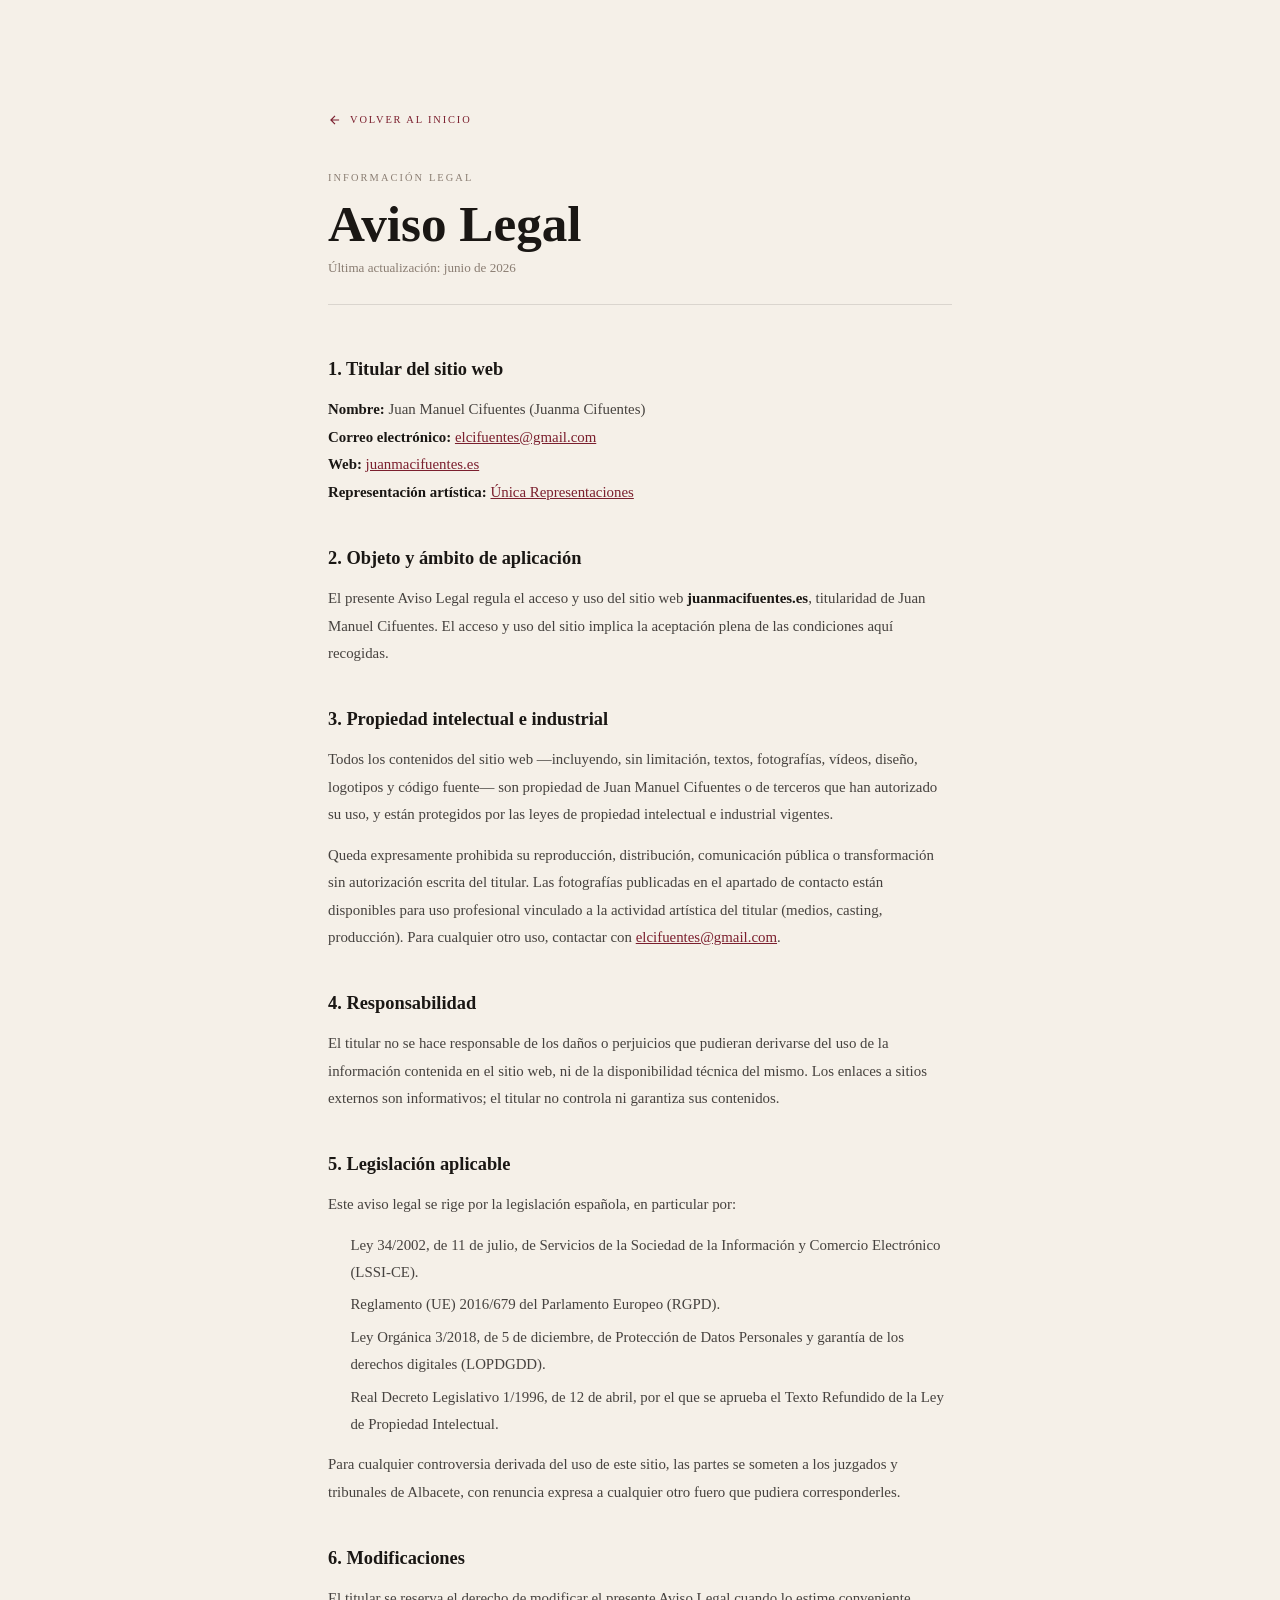
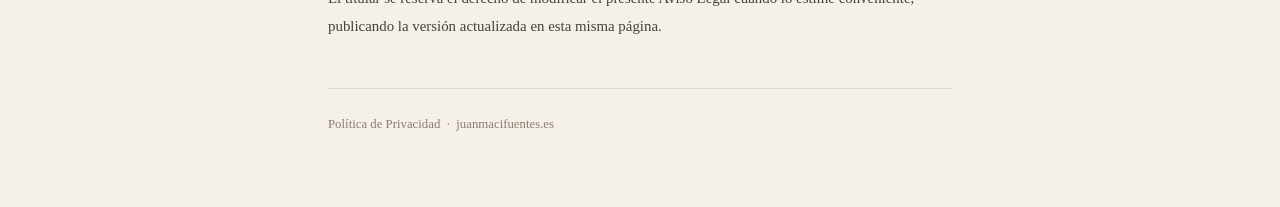
<file: aviso-legal.html>
<!DOCTYPE html>
<html lang="es">
<head>
  <meta charset="UTF-8">
  <meta name="viewport" content="width=device-width, initial-scale=1.0">
  <title>Aviso Legal · Juanma Cifuentes</title>
  <meta name="robots" content="noindex, nofollow">
  <link rel="canonical" href="https://juanmacifuentes.es/aviso-legal.html">
  <link rel="icon" href="favicon.svg" type="image/svg+xml">
  <link rel="preconnect" href="https://fonts.googleapis.com">
  <link rel="preconnect" href="https://fonts.gstatic.com" crossorigin>
  <link href="https://fonts.googleapis.com/css2?family=Cormorant+Garamond:ital,wght@0,400;0,600;1,400&family=Inter:wght@300;400;500&family=Space+Mono&display=swap" rel="stylesheet">
  <link rel="stylesheet" href="styles.css">
  <style>
    .legal-page { background: var(--color-fondo); color: var(--color-texto); min-height: 100vh; padding: clamp(5rem,12vh,8rem) 0 clamp(3rem,8vh,6rem); }
    .legal-inner { max-width: 720px; margin: 0 auto; padding: 0 clamp(1.25rem,5vw,3rem); }
    .legal-back { display: inline-flex; align-items: center; gap: .5rem; font-family: var(--font-label); font-size: .65rem; letter-spacing: .18em; text-transform: uppercase; color: var(--color-acento); text-decoration: none; margin-bottom: 2.5rem; }
    .legal-back svg { width: 14px; height: 14px; }
    .legal-back:hover { color: var(--color-acento-claro); }
    .legal-tag { font-family: var(--font-label); font-size: .65rem; letter-spacing: .2em; text-transform: uppercase; color: var(--color-texto-sec); margin-bottom: .6rem; display: block; }
    .legal-title { font-family: var(--font-display); font-size: clamp(2rem,5vw,3.2rem); font-weight: 700; line-height: 1.05; color: var(--color-texto); margin-bottom: .4rem; }
    .legal-date { font-family: var(--font-body); font-size: .82rem; color: var(--color-texto-sec); margin-bottom: 3rem; border-bottom: 1px solid rgba(26,23,20,.12); padding-bottom: 1.5rem; }
    .legal-body h2 { font-family: var(--font-display); font-size: 1.15rem; font-weight: 600; margin: 2.2rem 0 .7rem; color: var(--color-texto); }
    .legal-body p, .legal-body li { font-family: var(--font-body); font-size: .93rem; line-height: 1.85; color: rgba(26,23,20,.8); margin-bottom: .8rem; }
    .legal-body ul { padding-left: 1.4rem; margin-bottom: .8rem; }
    .legal-body li { margin-bottom: .3rem; }
    .legal-body a { color: var(--color-acento); text-decoration: underline; }
    .legal-body strong { font-weight: 600; color: var(--color-texto); }
    .legal-footer { margin-top: 3rem; padding-top: 1.5rem; border-top: 1px solid rgba(26,23,20,.1); font-family: var(--font-body); font-size: .8rem; color: var(--color-texto-sec); }
  </style>
</head>
<body>
  <div class="legal-page">
    <div class="legal-inner">
      <a href="index.html" class="legal-back">
        <svg viewBox="0 0 24 24" fill="none" stroke="currentColor" stroke-width="2" aria-hidden="true"><path d="M19 12H5M12 19l-7-7 7-7"/></svg>
        Volver al inicio
      </a>

      <span class="legal-tag">Información legal</span>
      <h1 class="legal-title">Aviso Legal</h1>
      <p class="legal-date">Última actualización: junio de 2026</p>

      <div class="legal-body">

        <h2>1. Titular del sitio web</h2>
        <p>
          <strong>Nombre:</strong> Juan Manuel Cifuentes (Juanma Cifuentes)<br>
          <strong>Correo electrónico:</strong> <a href="mailto:elcifuentes@gmail.com">elcifuentes@gmail.com</a><br>
          <strong>Web:</strong> <a href="https://juanmacifuentes.es">juanmacifuentes.es</a><br>
          <strong>Representación artística:</strong> <a href="https://unicarepresentaciones.com/actores/juanma-cifuentes/" target="_blank" rel="noopener noreferrer">Única Representaciones</a>
        </p>

        <h2>2. Objeto y ámbito de aplicación</h2>
        <p>El presente Aviso Legal regula el acceso y uso del sitio web <strong>juanmacifuentes.es</strong>, titularidad de Juan Manuel Cifuentes. El acceso y uso del sitio implica la aceptación plena de las condiciones aquí recogidas.</p>

        <h2>3. Propiedad intelectual e industrial</h2>
        <p>Todos los contenidos del sitio web —incluyendo, sin limitación, textos, fotografías, vídeos, diseño, logotipos y código fuente— son propiedad de Juan Manuel Cifuentes o de terceros que han autorizado su uso, y están protegidos por las leyes de propiedad intelectual e industrial vigentes.</p>
        <p>Queda expresamente prohibida su reproducción, distribución, comunicación pública o transformación sin autorización escrita del titular. Las fotografías publicadas en el apartado de contacto están disponibles para uso profesional vinculado a la actividad artística del titular (medios, casting, producción). Para cualquier otro uso, contactar con <a href="mailto:elcifuentes@gmail.com">elcifuentes@gmail.com</a>.</p>

        <h2>4. Responsabilidad</h2>
        <p>El titular no se hace responsable de los daños o perjuicios que pudieran derivarse del uso de la información contenida en el sitio web, ni de la disponibilidad técnica del mismo. Los enlaces a sitios externos son informativos; el titular no controla ni garantiza sus contenidos.</p>

        <h2>5. Legislación aplicable</h2>
        <p>Este aviso legal se rige por la legislación española, en particular por:</p>
        <ul>
          <li>Ley 34/2002, de 11 de julio, de Servicios de la Sociedad de la Información y Comercio Electrónico (LSSI-CE).</li>
          <li>Reglamento (UE) 2016/679 del Parlamento Europeo (RGPD).</li>
          <li>Ley Orgánica 3/2018, de 5 de diciembre, de Protección de Datos Personales y garantía de los derechos digitales (LOPDGDD).</li>
          <li>Real Decreto Legislativo 1/1996, de 12 de abril, por el que se aprueba el Texto Refundido de la Ley de Propiedad Intelectual.</li>
        </ul>
        <p>Para cualquier controversia derivada del uso de este sitio, las partes se someten a los juzgados y tribunales de Albacete, con renuncia expresa a cualquier otro fuero que pudiera corresponderles.</p>

        <h2>6. Modificaciones</h2>
        <p>El titular se reserva el derecho de modificar el presente Aviso Legal cuando lo estime conveniente, publicando la versión actualizada en esta misma página.</p>

      </div>

      <div class="legal-footer">
        <a href="politica-privacidad.html">Política de Privacidad</a> &nbsp;·&nbsp; <a href="index.html">juanmacifuentes.es</a>
      </div>
    </div>
  </div>
</body>
</html>
</file>
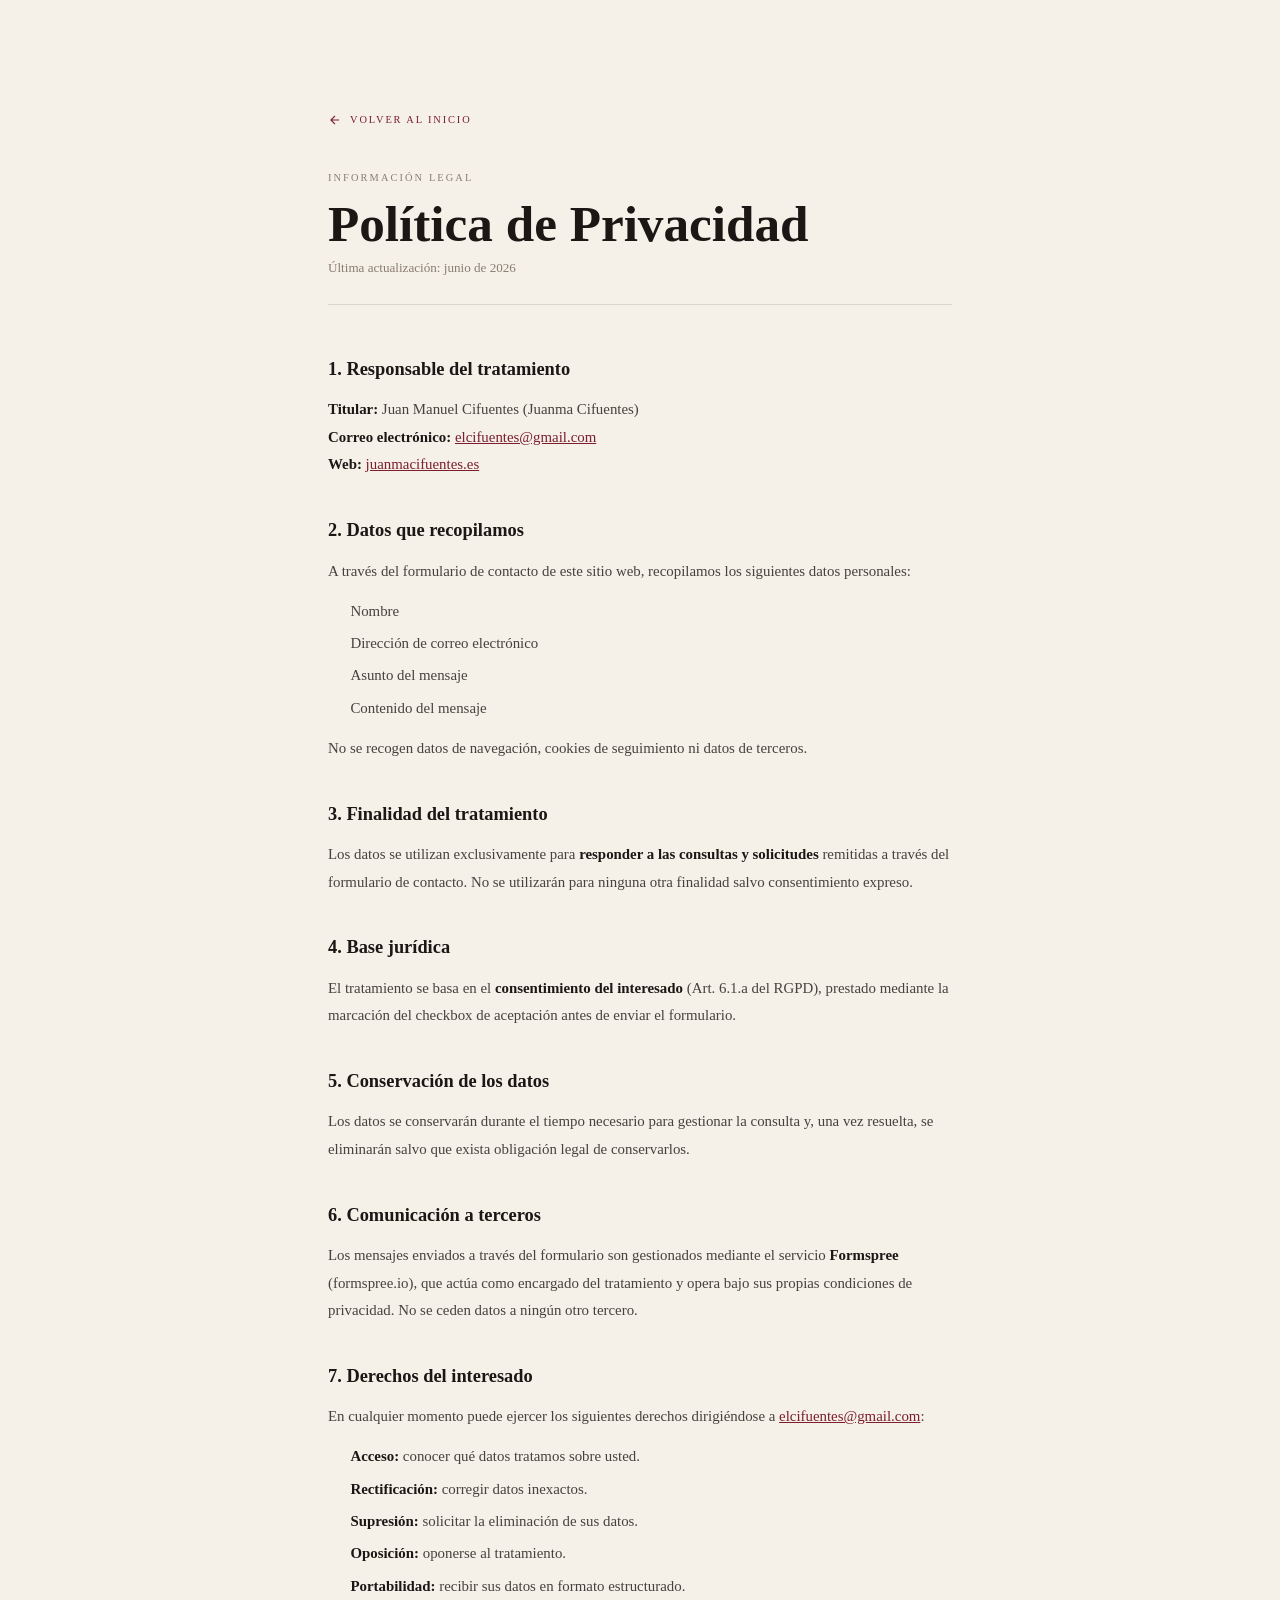
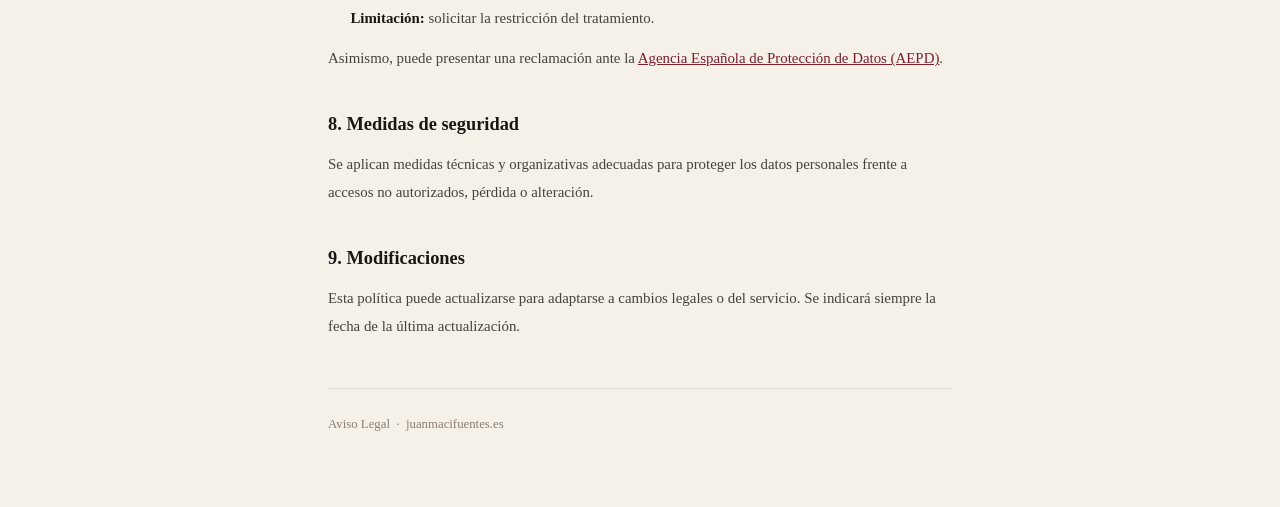
<file: politica-privacidad.html>
<!DOCTYPE html>
<html lang="es">
<head>
  <meta charset="UTF-8">
  <meta name="viewport" content="width=device-width, initial-scale=1.0">
  <title>Política de Privacidad · Juanma Cifuentes</title>
  <meta name="robots" content="noindex, nofollow">
  <link rel="canonical" href="https://juanmacifuentes.es/politica-privacidad.html">
  <link rel="icon" href="favicon.svg" type="image/svg+xml">
  <link rel="preconnect" href="https://fonts.googleapis.com">
  <link rel="preconnect" href="https://fonts.gstatic.com" crossorigin>
  <link href="https://fonts.googleapis.com/css2?family=Cormorant+Garamond:ital,wght@0,400;0,600;1,400&family=Inter:wght@300;400;500&family=Space+Mono&display=swap" rel="stylesheet">
  <link rel="stylesheet" href="styles.css">
  <style>
    .legal-page { background: var(--color-fondo); color: var(--color-texto); min-height: 100vh; padding: clamp(5rem,12vh,8rem) 0 clamp(3rem,8vh,6rem); }
    .legal-inner { max-width: 720px; margin: 0 auto; padding: 0 clamp(1.25rem,5vw,3rem); }
    .legal-back { display: inline-flex; align-items: center; gap: .5rem; font-family: var(--font-label); font-size: .65rem; letter-spacing: .18em; text-transform: uppercase; color: var(--color-acento); text-decoration: none; margin-bottom: 2.5rem; }
    .legal-back svg { width: 14px; height: 14px; }
    .legal-back:hover { color: var(--color-acento-claro); }
    .legal-tag { font-family: var(--font-label); font-size: .65rem; letter-spacing: .2em; text-transform: uppercase; color: var(--color-texto-sec); margin-bottom: .6rem; display: block; }
    .legal-title { font-family: var(--font-display); font-size: clamp(2rem,5vw,3.2rem); font-weight: 700; line-height: 1.05; color: var(--color-texto); margin-bottom: .4rem; }
    .legal-date { font-family: var(--font-body); font-size: .82rem; color: var(--color-texto-sec); margin-bottom: 3rem; border-bottom: 1px solid rgba(26,23,20,.12); padding-bottom: 1.5rem; }
    .legal-body h2 { font-family: var(--font-display); font-size: 1.15rem; font-weight: 600; margin: 2.2rem 0 .7rem; color: var(--color-texto); }
    .legal-body p, .legal-body li { font-family: var(--font-body); font-size: .93rem; line-height: 1.85; color: rgba(26,23,20,.8); margin-bottom: .8rem; }
    .legal-body ul { padding-left: 1.4rem; margin-bottom: .8rem; }
    .legal-body li { margin-bottom: .3rem; }
    .legal-body a { color: var(--color-acento); text-decoration: underline; }
    .legal-body strong { font-weight: 600; color: var(--color-texto); }
    .legal-footer { margin-top: 3rem; padding-top: 1.5rem; border-top: 1px solid rgba(26,23,20,.1); font-family: var(--font-body); font-size: .8rem; color: var(--color-texto-sec); }
  </style>
</head>
<body>
  <div class="legal-page">
    <div class="legal-inner">
      <a href="index.html" class="legal-back">
        <svg viewBox="0 0 24 24" fill="none" stroke="currentColor" stroke-width="2" aria-hidden="true"><path d="M19 12H5M12 19l-7-7 7-7"/></svg>
        Volver al inicio
      </a>

      <span class="legal-tag">Información legal</span>
      <h1 class="legal-title">Política de Privacidad</h1>
      <p class="legal-date">Última actualización: junio de 2026</p>

      <div class="legal-body">

        <h2>1. Responsable del tratamiento</h2>
        <p>
          <strong>Titular:</strong> Juan Manuel Cifuentes (Juanma Cifuentes)<br>
          <strong>Correo electrónico:</strong> <a href="mailto:elcifuentes@gmail.com">elcifuentes@gmail.com</a><br>
          <strong>Web:</strong> <a href="https://juanmacifuentes.es">juanmacifuentes.es</a>
        </p>

        <h2>2. Datos que recopilamos</h2>
        <p>A través del formulario de contacto de este sitio web, recopilamos los siguientes datos personales:</p>
        <ul>
          <li>Nombre</li>
          <li>Dirección de correo electrónico</li>
          <li>Asunto del mensaje</li>
          <li>Contenido del mensaje</li>
        </ul>
        <p>No se recogen datos de navegación, cookies de seguimiento ni datos de terceros.</p>

        <h2>3. Finalidad del tratamiento</h2>
        <p>Los datos se utilizan exclusivamente para <strong>responder a las consultas y solicitudes</strong> remitidas a través del formulario de contacto. No se utilizarán para ninguna otra finalidad salvo consentimiento expreso.</p>

        <h2>4. Base jurídica</h2>
        <p>El tratamiento se basa en el <strong>consentimiento del interesado</strong> (Art. 6.1.a del RGPD), prestado mediante la marcación del checkbox de aceptación antes de enviar el formulario.</p>

        <h2>5. Conservación de los datos</h2>
        <p>Los datos se conservarán durante el tiempo necesario para gestionar la consulta y, una vez resuelta, se eliminarán salvo que exista obligación legal de conservarlos.</p>

        <h2>6. Comunicación a terceros</h2>
        <p>Los mensajes enviados a través del formulario son gestionados mediante el servicio <strong>Formspree</strong> (formspree.io), que actúa como encargado del tratamiento y opera bajo sus propias condiciones de privacidad. No se ceden datos a ningún otro tercero.</p>

        <h2>7. Derechos del interesado</h2>
        <p>En cualquier momento puede ejercer los siguientes derechos dirigiéndose a <a href="mailto:elcifuentes@gmail.com">elcifuentes@gmail.com</a>:</p>
        <ul>
          <li><strong>Acceso:</strong> conocer qué datos tratamos sobre usted.</li>
          <li><strong>Rectificación:</strong> corregir datos inexactos.</li>
          <li><strong>Supresión:</strong> solicitar la eliminación de sus datos.</li>
          <li><strong>Oposición:</strong> oponerse al tratamiento.</li>
          <li><strong>Portabilidad:</strong> recibir sus datos en formato estructurado.</li>
          <li><strong>Limitación:</strong> solicitar la restricción del tratamiento.</li>
        </ul>
        <p>Asimismo, puede presentar una reclamación ante la <a href="https://www.aepd.es" target="_blank" rel="noopener noreferrer">Agencia Española de Protección de Datos (AEPD)</a>.</p>

        <h2>8. Medidas de seguridad</h2>
        <p>Se aplican medidas técnicas y organizativas adecuadas para proteger los datos personales frente a accesos no autorizados, pérdida o alteración.</p>

        <h2>9. Modificaciones</h2>
        <p>Esta política puede actualizarse para adaptarse a cambios legales o del servicio. Se indicará siempre la fecha de la última actualización.</p>

      </div>

      <div class="legal-footer">
        <a href="aviso-legal.html">Aviso Legal</a> &nbsp;·&nbsp; <a href="index.html">juanmacifuentes.es</a>
      </div>
    </div>
  </div>
</body>
</html>
</file>
<file: styles.css>
/* ============================================================
   JUANMA CIFUENTES — Portfolio
   CSS: Variables · Reset · Base · Nav · Sections · Responsive
   ============================================================ */

/* ── 1. VARIABLES ─────────────────────────────────────────── */
:root {
  --color-fondo:        #F5F0E8;
  --color-fondo-alt:    #1A1714;
  --color-texto:        #1A1714;
  --color-texto-suave:  #6B6058;
  --color-texto-sec:    #8A7D72;
  --color-texto-inv:    #F5F0E8;
  --color-acento:       #7B1F2E;
  --color-acento-claro: #A8394A;
  --color-oro:          #C9A84C;
  --color-linea:        #D4C9B5;

  --font-display: 'Playfair Display', Georgia, serif;
  --font-body:    'Lora', Georgia, serif;
  --font-label:   'Cormorant SC', Georgia, serif;

  --nav-sidebar-w: 56px;
  --section-pad:   clamp(5rem, 9vw, 9rem);
  --inner-max:     1280px;

  --ease-out: cubic-bezier(0.16, 1, 0.3, 1);
  --ease-in-out: cubic-bezier(0.65, 0, 0.35, 1);
  --t-base: 0.3s;
  --t-slow: 0.6s;
}

/* ── 2. RESET ─────────────────────────────────────────────── */
*, *::before, *::after { box-sizing: border-box; margin: 0; padding: 0; }
html {
  scroll-behavior: auto;
  font-size: 16px;
  -webkit-font-smoothing: antialiased;
  overflow-x: hidden; /* contiene overflow en el scroll-container real */
}
body {
  background-color: var(--color-fondo);
  color: var(--color-texto);
  font-family: var(--font-body);
  line-height: 1.75;
  overflow-x: hidden;
}
img { display: block; max-width: 100%; height: auto;
  -webkit-user-drag: none; user-drag: none; user-select: none; -webkit-user-select: none; }
a { color: inherit; text-decoration: none; }
ul, ol { list-style: none; }
button { cursor: pointer; border: none; background: none; font: inherit; }
input, textarea, select {
  font: inherit;
  border: none;
  outline: none;
  background: none;
  width: 100%;
}

/* ── 3. ACCESSIBILITY ─────────────────────────────────────── */
.sr-only {
  position: absolute;
  width: 1px; height: 1px;
  padding: 0; margin: -1px;
  overflow: hidden; clip: rect(0,0,0,0);
  white-space: nowrap; border: 0;
}

.skip-link {
  position: fixed;
  top: 1rem; left: 1rem;
  padding: 0.5rem 1rem;
  background: var(--color-acento);
  color: var(--color-texto-inv);
  font-family: var(--font-label);
  font-size: 0.8rem;
  letter-spacing: 0.1em;
  z-index: 9999;
  transform: translateY(-200%);
  transition: transform 0.2s;
  border-radius: 2px;
}
.skip-link:focus { transform: translateY(0); }

*:focus-visible {
  outline: 2px solid var(--color-acento);
  outline-offset: 3px;
}

/* ── 4. LOADING SCREEN ────────────────────────────────────── */
#loading-screen {
  position: fixed;
  inset: 0;
  background: var(--color-fondo-alt);
  display: flex;
  align-items: center;
  justify-content: center;
  z-index: 9000;
  pointer-events: none;
  /* Fallback: desaparece en 3s aunque GSAP falle */
  animation: loaderFallout 0.4s ease 3s forwards;
}
@keyframes loaderFallout {
  to { opacity: 0; visibility: hidden; }
}

.loader-name {
  font-family: var(--font-display);
  font-size: clamp(1.8rem, 5vw, 3.5rem);
  font-weight: 900;
  font-style: italic;
  color: var(--color-texto-inv);
  letter-spacing: 0.05em;
  clip-path: inset(0 100% 0 0);
}

/* ── 5. SCROLL PROGRESS ───────────────────────────────────── */
.scroll-progress {
  position: fixed;
  top: 0; left: 0;
  height: 2px;
  width: 0%;
  background: var(--color-acento);
  z-index: 8000;
  transform-origin: left;
  will-change: width;
}

/* ── 6. NAVIGATION — SIDEBAR ──────────────────────────────── */
.nav-sidebar {
  position: fixed;
  left: 0; top: 0;
  width: var(--nav-sidebar-w);
  height: 100dvh;
  background: var(--color-fondo);
  border-right: 1px solid var(--color-linea);
  display: flex;
  flex-direction: column;
  align-items: center;
  padding: 1.5rem 0;
  z-index: 500;
  gap: 2rem;
}

.nav-logo {
  font-family: var(--font-label);
  font-size: 0.95rem;
  font-weight: 600;
  letter-spacing: 0.08em;
  color: var(--color-acento);
  writing-mode: horizontal-tb;
  padding: 0.25rem 0.5rem;
  border: 1px solid var(--color-acento);
  transition: background var(--t-base) var(--ease-out), color var(--t-base) var(--ease-out);
}
.nav-logo:hover {
  background: var(--color-acento);
  color: var(--color-texto-inv);
}

.nav-dots {
  display: flex;
  flex-direction: column;
  gap: 1.2rem;
  flex: 1;
  align-items: center;
  justify-content: center;
}

.nav-dot {
  position: relative;
  display: flex;
  align-items: center;
  justify-content: center;
  width: 28px; height: 28px;
}
.nav-dot span {
  display: block;
  width: 6px; height: 6px;
  border-radius: 50%;
  background: var(--color-linea);
  transition: background var(--t-base), transform var(--t-base) var(--ease-out);
}
.nav-dot:hover span,
.nav-dot.active span {
  background: var(--color-acento);
  transform: scale(1.5);
}

.nav-dot::after {
  content: attr(data-label);
  position: absolute;
  left: calc(100% + 14px);
  top: 50%;
  transform: translateY(-50%);
  background: var(--color-fondo-alt);
  color: var(--color-texto-inv);
  font-family: var(--font-label);
  font-size: 0.7rem;
  letter-spacing: 0.12em;
  padding: 0.3rem 0.7rem;
  white-space: nowrap;
  opacity: 0;
  pointer-events: none;
  transition: opacity var(--t-base);
}
.nav-dot:hover::after { opacity: 1; }

.nav-sidebar-social {
  display: flex;
  flex-direction: column;
  gap: 0.8rem;
  align-items: center;
}
.nav-sidebar-social a {
  display: flex;
  align-items: center;
  justify-content: center;
  width: 24px; height: 24px;
  color: var(--color-texto-suave);
  transition: color var(--t-base);
}
.nav-sidebar-social a:hover { color: var(--color-acento); }
.nav-sidebar-social svg { width: 16px; height: 16px; }

/* ── 7. MOBILE TOPBAR ─────────────────────────────────────── */
.mobile-topbar {
  display: none;
  position: fixed;
  top: 0; left: 0; right: 0;
  height: 56px;
  background: rgba(245,240,232,.96);
  backdrop-filter: blur(10px);
  -webkit-backdrop-filter: blur(10px);
  border-bottom: 1px solid rgba(123,31,46,.18);
  align-items: center;
  justify-content: center;
  z-index: 499;
}
.mobile-topbar-logo {
  font-family: var(--font-label);
  font-size: .95rem;
  font-weight: 600;
  letter-spacing: .08em;
  color: var(--color-acento);
  border: 1px solid var(--color-acento);
  padding: .25rem .5rem;
  transition: background var(--t-base), color var(--t-base);
}
.mobile-topbar-logo:hover { background: var(--color-acento); color: var(--color-fondo); }

.drawer-logo {
  position: absolute;
  top: 1rem; left: 1.5rem;
  font-family: var(--font-label);
  font-size: .95rem;
  font-weight: 600;
  letter-spacing: .08em;
  color: var(--color-acento);
  border: 1px solid var(--color-acento);
  padding: .25rem .5rem;
}

/* ── 8. HAMBURGER BUTTON ──────────────────────────────────── */
.hamburger {
  display: none;
  position: fixed;
  top: 6px;
  right: 1rem;
  z-index: 600;
  width: 44px; height: 44px;
  flex-direction: column;
  align-items: center;
  justify-content: center;
  gap: 5px;
  padding: 6px;
  /* Backdrop para ser visible sobre cualquier fondo */
  background: rgba(26, 23, 20, 0.55);
  backdrop-filter: blur(6px);
  -webkit-backdrop-filter: blur(6px);
  border-radius: 3px;
}

.hamburger-line {
  display: block;
  width: 22px;
  height: 1.5px;
  background: var(--color-texto-inv); /* siempre crema sobre el backdrop oscuro */
  transition: transform var(--t-base) var(--ease-out), opacity var(--t-base);
  transform-origin: center;
}
.hamburger.open .hamburger-line:nth-child(1) { transform: translateY(6.5px) rotate(45deg); }
.hamburger.open .hamburger-line:nth-child(2) { opacity: 0; transform: scaleX(0); }
.hamburger.open .hamburger-line:nth-child(3) { transform: translateY(-6.5px) rotate(-45deg); }

/* ── 8. MOBILE DRAWER ─────────────────────────────────────── */
.nav-drawer {
  position: fixed;
  inset: 0;
  background: var(--color-fondo-alt);
  z-index: 550;
  display: flex;
  flex-direction: column;
  align-items: center;
  justify-content: center;
  transform: translateX(100%);
  transition: transform 0.35s var(--ease-out);
  gap: 2rem;
}
.nav-drawer.open { transform: translateX(0); }

.drawer-close {
  position: absolute;
  top: 1.25rem;
  right: 1.25rem;
  width: 44px; height: 44px;
  display: flex;
  align-items: center;
  justify-content: center;
  color: var(--color-texto-inv);
  opacity: 0.7;
  transition: opacity var(--t-base);
}
.drawer-close:hover { opacity: 1; }
.drawer-close svg { width: 24px; height: 24px; }

.drawer-links {
  display: flex;
  flex-direction: column;
  align-items: center;
  gap: 0.5rem;
}
.drawer-links li {
  opacity: 0;
  transform: translateY(16px);
  transition: opacity 0.4s var(--ease-out) calc(var(--i) * 0.05s),
              transform 0.4s var(--ease-out) calc(var(--i) * 0.05s);
}
.nav-drawer.open .drawer-links li {
  opacity: 1;
  transform: translateY(0);
}

.drawer-link {
  font-family: var(--font-display);
  font-size: clamp(1.8rem, 5vw, 2.5rem);
  font-weight: 400;
  color: var(--color-texto-inv);
  letter-spacing: -0.01em;
  display: block;
  padding: 0.2rem 1rem;
  position: relative;
  transition: color var(--t-base);
}
.drawer-link::after {
  content: '';
  position: absolute;
  bottom: 0; left: 1rem;
  width: 0; height: 1px;
  background: var(--color-acento-claro);
  transition: width var(--t-slow) var(--ease-out);
}
.drawer-link:hover { color: var(--color-acento-claro); }
.drawer-link:hover::after { width: calc(100% - 2rem); }

.drawer-social {
  display: flex;
  gap: 1.5rem;
  align-items: center;
}
.drawer-social a {
  display: flex;
  color: var(--color-texto-inv);
  opacity: 0.5;
  transition: opacity var(--t-base);
}
.drawer-social a:hover { opacity: 1; }
.drawer-social svg { width: 20px; height: 20px; }

/* ── 9. LAYOUT BASE ───────────────────────────────────────── */
.section {
  position: relative;
  padding: var(--section-pad) 0;
}
.section-inner {
  max-width: var(--inner-max);
  margin: 0 auto;
  padding: 0 clamp(1.5rem, 5vw, 4rem);
  padding-left: clamp(1.5rem, 5vw, 4rem);
}

/* Push content past sidebar on desktop */
@media (min-width: 1024px) {
  .section-inner { padding-left: calc(var(--nav-sidebar-w) + clamp(2rem, 4vw, 4rem)); }
}

/* ── MOBILE NAV ACTIVATION ────────────────────────────────── */
@media (max-width: 1023px) {
  .nav-sidebar { display: none; }
  .mobile-topbar { display: flex; }
  .hamburger { display: flex; }

  /* Sections anchor below the topbar when scrolled to */
  .section { scroll-margin-top: 56px; }

  /* First section clears the topbar */
  #hero { padding-top: 56px; }
}

.section-label {
  display: block;
  font-family: var(--font-label);
  font-size: 0.7rem;
  font-weight: 600;
  letter-spacing: 0.2em;
  text-transform: uppercase;
  color: var(--color-acento);
  margin-bottom: 0.75rem;
}
.section-label--inv { color: var(--color-oro); }

.section-title {
  font-family: var(--font-display);
  font-size: clamp(2rem, 5vw, 3.5rem);
  font-weight: 700;
  line-height: 1.1;
  color: var(--color-texto);
  margin-bottom: 2.5rem;
}
.section-title--inv { color: var(--color-texto-inv); }

.section-header-row {
  margin-bottom: 3rem;
}

/* Ornamental separators between sections */
.section + .section::before {
  content: '';
  display: block;
  position: absolute;
  top: 0; left: clamp(1.5rem, 5vw, 4rem);
  right: clamp(1.5rem, 5vw, 4rem);
  height: 1px;
  background: linear-gradient(to right, transparent, var(--color-linea) 20%, var(--color-linea) 80%, transparent);
}

/* ── 10. HERO ─────────────────────────────────────────────── */
.section-hero {
  position: relative;
  min-height: 100dvh;
  display: flex;
  align-items: flex-end;
  padding: 0;
  overflow: hidden;
}

.hero-bg {
  position: absolute;
  inset: 0;
  z-index: 0;
}
.hero-img {
  width: 100%;
  height: 100%;
  object-fit: cover;
  object-position: center 20%; /* foco en la cara, imagen apaisada */
  will-change: transform;
}
.hero-overlay {
  position: absolute;
  inset: 0;
  background: linear-gradient(
    100deg,
    rgba(26,23,20,0.88) 0%,
    rgba(26,23,20,0.65) 40%,
    rgba(26,23,20,0.35) 70%,
    rgba(26,23,20,0.10) 100%
  );
}

.hero-content {
  position: relative;
  z-index: 1;
  max-width: var(--inner-max);
  width: 100%;
  margin: 0 auto;
  padding: 0 clamp(1.5rem, 5vw, 4rem) clamp(4rem, 8vh, 7rem);
}

@media (min-width: 1024px) {
  .hero-content {
    padding-left: calc(var(--nav-sidebar-w) + clamp(2rem, 4vw, 4rem));
    /* Sin max-width fijo: el nombre debe respirar sobre la imagen */
    max-width: 100%;
  }
}

.hero-pre {
  font-family: var(--font-label);
  font-size: clamp(0.65rem, 1.5vw, 0.8rem);
  font-weight: 600;
  letter-spacing: 0.22em;
  text-transform: uppercase;
  color: var(--color-oro);
  margin-bottom: 1.25rem;
}

.hero-name {
  display: block;
  font-family: var(--font-display);
  font-size: clamp(3.2rem, 9.5vw, 8.5rem);
  font-weight: 900;
  font-style: italic;
  line-height: 0.96;       /* espacio suficiente para ascendentes de Playfair */
  letter-spacing: -0.015em;
  color: var(--color-texto-inv);
  margin-bottom: 1.5rem;
  overflow: visible;       /* nunca recortar: la animación usa clip-path lateral */
  /* Padding vertical para que J/C/S no se corten con line-height ajustado */
  padding: 0.08em 0;
}
.hero-name-line {
  display: block;
  padding-bottom: 0.04em; /* margen extra para descendentes de la S final */
}

.hero-tagline {
  font-family: var(--font-body);
  font-size: clamp(0.9rem, 1.8vw, 1.1rem);
  font-style: italic;
  color: rgba(245,240,232,0.75);
  margin-bottom: 2.5rem;
  max-width: 42ch;
}

.hero-ctas {
  display: flex;
  gap: 1rem;
  flex-wrap: wrap;
}

/* Buttons */
.btn-primary {
  display: inline-flex;
  align-items: center;
  gap: 0.6rem;
  padding: 0.85rem 1.75rem;
  background: var(--color-acento);
  color: var(--color-texto-inv);
  font-family: var(--font-label);
  font-size: 0.75rem;
  font-weight: 600;
  letter-spacing: 0.14em;
  text-transform: uppercase;
  border: 1px solid var(--color-acento);
  transition: background var(--t-base) var(--ease-out),
              transform var(--t-base) var(--ease-out),
              border-color var(--t-base);
  min-height: 44px;
}
.btn-primary:hover {
  background: var(--color-acento-claro);
  border-color: var(--color-acento-claro);
  transform: translateY(-2px);
}
.btn-primary:active { transform: translateY(0) scale(0.98); }
.btn-icon { width: 16px; height: 16px; }

.btn-ghost {
  display: inline-flex;
  align-items: center;
  padding: 0.85rem 1.75rem;
  background: transparent;
  color: var(--color-texto-inv);
  font-family: var(--font-label);
  font-size: 0.75rem;
  font-weight: 600;
  letter-spacing: 0.14em;
  text-transform: uppercase;
  border: 1px solid rgba(245,240,232,0.35);
  transition: border-color var(--t-base), background var(--t-base), transform var(--t-base);
  min-height: 44px;
}
.btn-ghost:hover {
  border-color: rgba(245,240,232,0.7);
  background: rgba(245,240,232,0.08);
  transform: translateY(-2px);
}

/* Scroll indicator */
.scroll-indicator {
  position: absolute;
  bottom: 2rem;
  right: 3rem;
  z-index: 1;
  display: flex;
  flex-direction: column;
  align-items: center;
  gap: 0.5rem;
}
.scroll-indicator-line {
  width: 1px;
  height: 60px;
  background: linear-gradient(to bottom, rgba(245,240,232,0.6), transparent);
  animation: scrollPulse 2s ease-in-out infinite;
}
@keyframes scrollPulse {
  0%, 100% { transform: scaleY(1); opacity: 0.6; }
  50%       { transform: scaleY(0.4) translateY(30px); opacity: 0.2; }
}

/* ── 11. SOBRE MÍ ─────────────────────────────────────────── */
.sobre-mi-grid {
  display: grid;
  grid-template-columns: 1fr;
  gap: 3rem;
}

@media (min-width: 1024px) {
  .sobre-mi-grid {
    grid-template-columns: 1fr 380px;
    gap: 5rem;
    align-items: start;
  }
}

.bio-text p {
  font-size: clamp(0.95rem, 1.5vw, 1.05rem);
  color: var(--color-texto);
  line-height: 1.8;
  max-width: 65ch;
  margin-bottom: 1.4rem;
}
.bio-text p:last-child { margin-bottom: 0; }
.bio-text em { color: var(--color-acento); font-style: italic; }
.bio-text strong { font-weight: 700; }

.sobre-mi-img-wrap {
  margin-bottom: 1.5rem;
}
.sobre-mi-img {
  width: 100%;
  aspect-ratio: 4 / 5;
  object-fit: cover;
  filter: sepia(0.08) contrast(1.03);
}

.casting-card {
  background: var(--color-fondo-alt);
  padding: 2rem;
}

.casting-title {
  font-family: var(--font-label);
  font-size: 0.72rem;
  font-weight: 600;
  letter-spacing: 0.2em;
  text-transform: uppercase;
  color: var(--color-oro);
  margin-bottom: 1.25rem;
}

.casting-list {
  display: grid;
  grid-template-columns: auto 1fr;
  gap: 0.4rem 1.2rem;
  margin-bottom: 1.5rem;
}
.casting-list dt {
  font-family: var(--font-label);
  font-size: 0.65rem;
  letter-spacing: 0.1em;
  text-transform: uppercase;
  color: var(--color-texto-suave);
  align-self: center;
}
.casting-list dd {
  font-family: var(--font-body);
  font-size: 0.9rem;
  color: var(--color-texto-inv);
  align-self: center;
}

.casting-skills {
  display: flex;
  flex-wrap: wrap;
  gap: 0.4rem;
  margin-bottom: 1.5rem;
}
.casting-skill {
  font-family: var(--font-label);
  font-size: 0.62rem;
  letter-spacing: 0.12em;
  text-transform: uppercase;
  color: var(--color-texto-inv);
  border: 1px solid rgba(245,240,232,0.2);
  padding: 0.25rem 0.6rem;
}

.casting-agency {
  border-top: 1px solid rgba(245,240,232,0.12);
  padding-top: 1.2rem;
}
.casting-agency-label {
  display: block;
  font-family: var(--font-label);
  font-size: 0.62rem;
  letter-spacing: 0.15em;
  text-transform: uppercase;
  color: var(--color-texto-suave);
  margin-bottom: 0.4rem;
}
.casting-agency-link {
  display: inline-flex;
  align-items: center;
  gap: 0.4rem;
  font-family: var(--font-body);
  font-size: 0.9rem;
  color: var(--color-acento-claro);
  transition: color var(--t-base);
}
.casting-agency-link:hover { color: var(--color-oro); }
.casting-agency-link svg { width: 14px; height: 14px; }

/* ── 12. SHOWREEL ─────────────────────────────────────────── */
.showreel {
  background: var(--color-fondo-alt);
  padding: var(--section-pad) 0 0;
}
/* El separador ornamental es crema sobre fondo oscuro — ocultarlo */
.showreel::before { display: none !important; }
.showreel .section + .section::before { display: none; }

.showreel-header {
  max-width: var(--inner-max);
  margin: 0 auto;
  padding: 0 clamp(1.5rem, 5vw, 4rem);
  margin-bottom: 3rem;
}
@media (min-width: 1024px) {
  .showreel-header { padding-left: calc(var(--nav-sidebar-w) + clamp(2rem, 4vw, 4rem)); }
}

.showreel-title {
  font-family: var(--font-display);
  font-size: clamp(2rem, 5vw, 3.5rem);
  font-weight: 700;
  line-height: 1.1;
  color: var(--color-texto-inv);
}

.showreel-embed-wrap {
  width: 100%;
  position: relative;
}
.showreel-embed {
  position: relative;
  width: 100%;
  aspect-ratio: 16 / 9;
  overflow: hidden;
  background: var(--color-fondo-alt);
}
.showreel-placeholder {
  position: relative;
  width: 100%;
  height: 100%;
  cursor: pointer;
}
.showreel-thumb {
  width: 100%;
  height: 100%;
  object-fit: cover;
  transition: transform var(--t-slow) var(--ease-out), filter var(--t-slow);
}
.showreel-placeholder:hover .showreel-thumb {
  transform: scale(1.03);
  filter: brightness(0.7);
}
.showreel-play-btn {
  position: absolute;
  top: 50%; left: 50%;
  transform: translate(-50%,-50%);
  width: 72px; height: 72px;
  border-radius: 50%;
  background: var(--color-acento);
  display: flex;
  align-items: center;
  justify-content: center;
  color: var(--color-texto-inv);
  transition: background var(--t-base), transform var(--t-base) var(--ease-out);
  border: 2px solid rgba(245,240,232,0.2);
  box-shadow: inset 0 1px 0 rgba(255,255,255,0.1);
}
.showreel-play-btn:hover {
  background: var(--color-acento-claro);
  transform: translate(-50%,-50%) scale(1.1);
}
.showreel-play-btn svg { width: 28px; height: 28px; margin-left: 3px; }

/* Loaded iframe replaces placeholder */
.showreel-embed iframe {
  position: absolute;
  inset: 0;
  width: 100%;
  height: 100%;
  border: none;
}

/* ── 13. CINE ─────────────────────────────────────────────── */
.cine-grid {
  display: grid;
  grid-template-columns: repeat(4, 1fr);
  gap: 1.5rem;
}

.cine-card--featured {
  grid-column: 1 / -1;
}

.cine-card {
  position: relative;
  overflow: hidden;
  background: var(--color-fondo-alt);
  display: flex;
  flex-direction: column;
  transition: transform var(--t-base) var(--ease-out);
}
.cine-card:hover { transform: translateY(-4px); }
.cine-card:hover .cine-card-img { transform: scale(1.04); }

.cine-card-img-wrap {
  overflow: hidden;
  flex-shrink: 0;
}
.cine-card--featured .cine-card-img-wrap { aspect-ratio: 16 / 9; }
.cine-card:not(.cine-card--featured) .cine-card-img-wrap { aspect-ratio: 2 / 3; }

.cine-card-img {
  width: 100%;
  height: 100%;
  object-fit: cover;
  transition: transform var(--t-slow) var(--ease-out);
  filter: sepia(0.05) contrast(1.05);
}

/* Gold line on hover */
.cine-card::before {
  content: '';
  position: absolute;
  top: 0; left: 0; right: 100%;
  height: 2px;
  background: var(--color-oro);
  transition: right var(--t-slow) var(--ease-out);
  z-index: 1;
}
.cine-card:hover::before { right: 0; }

.cine-card-body {
  padding: 1.5rem;
  display: flex;
  flex-direction: column;
  gap: 0.3rem;
  flex: 1;
}

.cine-year {
  font-family: var(--font-label);
  font-size: 0.68rem;
  letter-spacing: 0.15em;
  color: var(--color-acento-claro);
}
.cine-title {
  font-family: var(--font-display);
  font-size: 1.1rem;
  font-style: italic;
  font-weight: 700;
  color: var(--color-texto-inv);
  line-height: 1.25;
}
.cine-card--featured .cine-title { font-size: clamp(1.3rem, 3vw, 1.8rem); }
.cine-character {
  font-family: var(--font-body);
  font-size: 0.85rem;
  font-style: italic;
  color: rgba(245,240,232,0.6);
}
.cine-director {
  font-family: var(--font-body);
  font-size: 0.8rem;
  color: var(--color-texto-suave);
}
.cine-meta {
  display: flex;
  flex-wrap: wrap;
  gap: 0.4rem;
  margin-top: 0.6rem;
}
.cine-tag {
  font-family: var(--font-label);
  font-size: 0.6rem;
  letter-spacing: 0.12em;
  text-transform: uppercase;
  color: var(--color-texto-inv);
  border: 1px solid rgba(245,240,232,0.2);
  padding: 0.2rem 0.5rem;
}
.cine-badge {
  font-family: var(--font-label);
  font-size: 0.6rem;
  letter-spacing: 0.1em;
  text-transform: uppercase;
  color: var(--color-oro);
  border: 1px solid rgba(201,168,76,0.3);
  padding: 0.2rem 0.5rem;
}
.cine-platform {
  font-family: var(--font-label);
  font-size: 0.6rem;
  letter-spacing: 0.12em;
  text-transform: uppercase;
  color: var(--color-acento-claro);
  border: 1px solid rgba(168,57,74,0.3);
  padding: 0.2rem 0.5rem;
}

/* ── 14. SERIES — TIMELINE ────────────────────────────────── */
.series {
  background: transparent;
}

/* Bandas de la sección series — full-width naturalmente como hijas directas */
.series-band--light { background: var(--color-fondo); }
.series-band--dark  { background: var(--color-fondo-alt); }

/* Gradiente de transición entre bandas */
.series-band-seam {
  height: 7rem;
  background: linear-gradient(to bottom, var(--color-fondo), var(--color-fondo-alt));
  /* El estado inicial (opacity:0) lo aplica GSAP; sin JS se muestra siempre */
}

.series-band-inner {
  max-width: var(--inner-max);
  margin: 0 auto;
  padding-left: calc(var(--nav-sidebar-w) + clamp(2rem, 4vw, 4rem));
  padding-right: clamp(1.5rem, 5vw, 4rem);
}
.series-band--light .series-band-inner { padding-top: var(--section-pad); }
.series-band--dark  .series-band-inner {
  padding-top: 2rem;
  padding-bottom: var(--section-pad);
}

@media (max-width: 1023px) {
  .series-band-inner {
    padding-left: clamp(1.25rem, 4vw, 2rem);
    padding-right: clamp(1.25rem, 4vw, 2rem);
  }
}

.timeline-wrapper {
  position: relative;
  padding-left: 2rem;
}

@media (min-width: 1024px) {
  .timeline-wrapper {
    padding-left: 3rem;
  }
}

/* SVG vertical line */
.timeline-line {
  position: absolute;
  left: 0;
  top: 0;
  bottom: 0;
  width: 2px;
}
.timeline-svg {
  width: 2px;
  height: 100%;
  position: absolute;
  top: 0; left: 0;
}
.timeline-draw {
  color: var(--color-linea);
  stroke-dasharray: 1000;
  stroke-dashoffset: 1000;
}

.timeline-zone {
  padding: 3rem 0;
}

.timeline-zone-label {
  display: flex;
  align-items: center;
  gap: 1rem;
  margin-bottom: 2rem;
  padding-left: 2rem;
}
.zone-tag {
  font-family: var(--font-label);
  font-size: 0.68rem;
  letter-spacing: 0.18em;
  text-transform: uppercase;
  color: var(--color-acento);
  background: rgba(123,31,46,0.1);
  padding: 0.3rem 0.7rem;
  border: 1px solid rgba(123,31,46,0.2);
}
.timeline-zone-label--inv .zone-tag {
  color: var(--color-oro);
  background: rgba(201,168,76,0.1);
  border-color: rgba(201,168,76,0.3);
}
.zone-years {
  font-family: var(--font-label);
  font-size: 0.65rem;
  letter-spacing: 0.12em;
  color: var(--color-texto-suave);
}

.timeline-entry {
  position: relative;      /* necesario para que timeline-dot sea relativo a entry */
  display: flex;
  gap: 2rem;
  margin-bottom: 2.5rem;
  align-items: flex-start;
}

.timeline-dot {
  position: absolute;
  /* Mobile: wrapper padding-left 2rem. Dot 10px: center = -(2rem + 5px) */
  left: calc(-2rem - 5px);
  top: 0.55rem;
  width: 10px; height: 10px;
  border-radius: 50%;
  background: var(--color-acento);
  border: 2px solid var(--color-fondo);
  flex-shrink: 0;
  z-index: 1;
  transition: transform var(--t-base) var(--ease-out);
}
@media (min-width: 1024px) {
  /* Desktop: wrapper padding-left 3rem. Dot 10px: center = -(3rem + 5px) */
  .timeline-dot { left: calc(-3rem - 5px); }
}
.timeline-dot--gold { background: var(--color-oro); border-color: var(--color-fondo-alt); }
.timeline-entry:hover .timeline-dot { transform: scale(1.5); }

.timeline-card {
  background: transparent;
  border-left: 1px solid var(--color-linea);
  padding: 0 0 0 1.5rem;
  flex: 1;
  transition: border-color var(--t-base);
}
.timeline-card--dark {
  border-color: rgba(245,240,232,0.12);
}
.timeline-entry:hover .timeline-card { border-color: var(--color-acento-claro); }

.timeline-year {
  display: block;
  font-family: var(--font-label);
  font-size: 0.65rem;
  letter-spacing: 0.15em;
  color: var(--color-acento);
  margin-bottom: 0.3rem;
}
.timeline-card--dark .timeline-year { color: var(--color-oro); }

.timeline-show {
  font-family: var(--font-display);
  font-size: 1.1rem;
  font-style: italic;
  font-weight: 700;
  color: var(--color-texto);
  margin-bottom: 0.25rem;
  line-height: 1.25;
}
.timeline-card--dark .timeline-show { color: var(--color-texto-inv); }

.timeline-role {
  font-family: var(--font-body);
  font-size: 0.85rem;
  font-style: italic;
  color: var(--color-texto-suave);
  margin-bottom: 0.4rem;
}
.timeline-card--dark .timeline-role { color: rgba(245,240,232,0.55); }

.timeline-meta {
  display: flex;
  flex-wrap: wrap;
  gap: 0.5rem;
  align-items: center;
}
.timeline-channel {
  font-family: var(--font-label);
  font-size: 0.6rem;
  letter-spacing: 0.12em;
  text-transform: uppercase;
  color: var(--color-acento);
  border: 1px solid rgba(123,31,46,0.2);
  padding: 0.15rem 0.4rem;
}
.timeline-card--dark .timeline-channel {
  color: var(--color-oro);
  border-color: rgba(201,168,76,0.25);
}
.timeline-genre {
  font-family: var(--font-label);
  font-size: 0.6rem;
  letter-spacing: 0.1em;
  text-transform: uppercase;
  color: var(--color-texto-suave);
}
.timeline-card--dark .timeline-genre { color: rgba(245,240,232,0.4); }

/* Zone transition marker */
.timeline-zone-transition {
  position: relative;
  display: flex;
  align-items: center;
  gap: 2rem;
  margin: 2rem 0;
  padding-left: 2rem;
}
.zone-transition-label {
  display: flex;
  align-items: center;
  gap: 1rem;
  font-family: var(--font-label);
  font-size: 0.68rem;
  letter-spacing: 0.18em;
  text-transform: uppercase;
  color: rgba(245,240,232,0.5);
}
.zone-transition-year {
  font-family: var(--font-display);
  font-size: 2rem;
  font-weight: 900;
  font-style: italic;
  color: var(--color-acento);
  line-height: 1;
}

@media (min-width: 768px) {
  .timeline-entry--left {
    padding-right: 0;
  }
  .timeline-entry--right {
    padding-left: 2rem;
  }
}

/* ── 15. TEATRO ───────────────────────────────────────────── */
.teatro {
  background: var(--color-fondo);
}

/* Award box */
.teatro-hito {
  position: relative;
  background: var(--color-acento);
  padding: 2.5rem;
  margin-bottom: 4rem;
  display: flex;
  gap: 2rem;
  align-items: flex-start;
  overflow: hidden;
}
.hito-ornament {
  position: absolute;
  top: -1rem; right: -1rem;
  width: 120px; height: 120px;
  border: 1px solid rgba(245,240,232,0.1);
  border-radius: 50%;
}
.hito-label {
  display: block;
  font-family: var(--font-label);
  font-size: 0.65rem;
  letter-spacing: 0.18em;
  text-transform: uppercase;
  color: var(--color-oro);
  margin-bottom: 0.5rem;
}
.hito-title {
  font-family: var(--font-display);
  font-size: clamp(1.4rem, 3vw, 2rem);
  font-style: italic;
  font-weight: 700;
  color: var(--color-texto-inv);
  margin-bottom: 0.5rem;
  line-height: 1.2;
}
.hito-subtitle {
  font-family: var(--font-body);
  font-size: 0.9rem;
  color: rgba(245,240,232,0.7);
  margin-bottom: 1rem;
  font-style: italic;
}
.hito-award {
  display: flex;
  align-items: center;
  gap: 0.5rem;
  font-family: var(--font-label);
  font-size: 0.72rem;
  letter-spacing: 0.1em;
  color: var(--color-oro);
}
.hito-award svg { width: 14px; height: 14px; fill: var(--color-oro); flex-shrink: 0; }

/* Teatro list — editorial, no cards */
.teatro-list {
  display: flex;
  flex-direction: column;
  gap: 0;
}

.teatro-item {
  display: grid;
  grid-template-columns: 80px 1fr;
  gap: 1.5rem;
  padding: 1.25rem 0;
  border-bottom: 1px solid var(--color-linea);
  align-items: start;
  position: relative;
  overflow: hidden;
}
.teatro-item:first-child { border-top: 1px solid var(--color-linea); }

/* Animated underline on hover */
.teatro-item::after {
  content: '';
  position: absolute;
  bottom: -1px; left: 80px; right: 0;
  height: 1px;
  background: var(--color-acento);
  transform: scaleX(0);
  transform-origin: left;
  transition: transform var(--t-slow) var(--ease-out);
}
.teatro-item:hover::after { transform: scaleX(1); }

.teatro-year {
  font-family: var(--font-label);
  font-size: 0.65rem;
  letter-spacing: 0.12em;
  color: var(--color-acento);
  padding-top: 0.25rem;
}

.teatro-obra {
  font-family: var(--font-display);
  font-size: clamp(1rem, 2vw, 1.2rem);
  font-style: italic;
  font-weight: 400;
  color: var(--color-texto);
  margin-bottom: 0.2rem;
  transition: color var(--t-base);
}
.teatro-item:hover .teatro-obra { color: var(--color-acento); }

.teatro-meta {
  font-family: var(--font-body);
  font-size: 0.82rem;
  color: var(--color-texto-suave);
}

/* Maestros block */
.maestros-block {
  margin-top: 4rem;
  padding-top: 2rem;
  border-top: 1px solid var(--color-linea);
}
.maestros-list {
  display: flex;
  flex-wrap: wrap;
  gap: 0.5rem 0.75rem;
  align-items: center;
  margin-top: 1rem;
  font-family: var(--font-display);
  font-size: clamp(0.9rem, 2vw, 1.1rem);
  font-style: italic;
  color: var(--color-texto-suave);
  line-height: 1.6;
}

/* Teatro — foto grid (3 producciones con imagen) */
.teatro-fotos {
  display: grid;
  grid-template-columns: 1fr 1fr;
  gap: 1.5rem;
  margin-bottom: 3.5rem;
}
.teatro-foto-card:first-child { grid-column: 1 / -1; }

@media (max-width: 767px) {
  .teatro-fotos { grid-template-columns: 1fr; }
  .teatro-foto-card:first-child { grid-column: auto; }
}

.teatro-foto-card {
  overflow: hidden;
  background: var(--color-fondo-alt);
  transition: transform var(--t-base) var(--ease-out);
}
.teatro-foto-card:hover { transform: translateY(-3px); }

.teatro-foto-img-wrap { overflow: hidden; }
.teatro-foto-card:first-child .teatro-foto-img-wrap { aspect-ratio: 16 / 9; }
.teatro-foto-card:not(:first-child) .teatro-foto-img-wrap { aspect-ratio: 3 / 2; }

.teatro-foto-img {
  width: 100%;
  height: 100%;
  object-fit: cover;
  transition: transform var(--t-slow) var(--ease-out);
  filter: sepia(0.05) contrast(1.04);
}
.teatro-foto-card:hover .teatro-foto-img { transform: scale(1.04); }

.teatro-foto-caption {
  padding: 1rem 1.25rem;
  display: flex;
  flex-direction: column;
  gap: 0.2rem;
}
.teatro-foto-year {
  font-family: var(--font-label);
  font-size: 0.65rem;
  letter-spacing: 0.12em;
  color: var(--color-acento-claro);
}
.teatro-foto-title {
  font-family: var(--font-display);
  font-size: 1rem;
  font-style: italic;
  font-weight: 700;
  color: var(--color-texto-inv);
  line-height: 1.25;
}
.teatro-foto-card:first-child .teatro-foto-title { font-size: 1.15rem; }
.teatro-foto-venue {
  font-family: var(--font-body);
  font-size: 0.78rem;
  color: rgba(245,240,232,0.5);
}

/* Musical list — sin fotos, reutiliza estilos zcat */
.musical-list { margin-bottom: 0.5rem; }
.musical-list .zcat-item:first-child { border-top: 1px solid var(--color-linea); }
.musical-list .zcat-item { gap: 0; }

/* ── 16. ZARZUELA ─────────────────────────────────────────── */
.zarzuela {
  background: var(--color-fondo);
}

.voz-block {
  display: flex;
  align-items: flex-start;
  gap: 2rem;
  margin-bottom: 3rem;
  flex-wrap: wrap;
}
.voz-badge {
  font-family: var(--font-label);
  font-size: 0.68rem;
  letter-spacing: 0.18em;
  text-transform: uppercase;
  color: var(--color-acento);
  border: 1px solid var(--color-acento);
  padding: 0.4rem 0.9rem;
  white-space: nowrap;
  align-self: flex-start;
}
.voz-text {
  font-family: var(--font-body);
  font-size: clamp(0.9rem, 1.5vw, 1rem);
  color: var(--color-texto-suave);
  line-height: 1.7;
  max-width: 52ch;
  font-style: italic;
}

.zarzuela-ornament {
  display: flex;
  justify-content: flex-start;
  margin-bottom: 2.5rem;
  color: var(--color-oro);
  opacity: 0.5;
}
.zarzuela-ornament svg { width: 80px; height: 40px; }

.zarzuela-sub-label {
  display: block;
  margin-top: 3rem;
  margin-bottom: 1.5rem;
}

/* Musicals: asymmetric 2fr/1fr — featured card spans 2 rows */
.zarzuela-grid {
  display: grid;
  grid-template-columns: 2fr 1fr;
  grid-template-rows: auto auto;
  gap: 1.5rem;
}
.zarzuela-card--featured { grid-row: 1 / 3; }

@media (max-width: 767px) {
  .zarzuela-grid { grid-template-columns: 1fr; }
  .zarzuela-card--featured { grid-row: auto; }
}

.zarzuela-card {
  overflow: hidden;
  background: var(--color-fondo-alt);
  display: flex;
  flex-direction: column;
  transition: transform var(--t-base) var(--ease-out);
}
.zarzuela-card:hover { transform: translateY(-4px); }
.zarzuela-card:hover .zarzuela-card-img { transform: scale(1.05); }

.zarzuela-card-img-wrap {
  overflow: hidden;
  flex: 1;
  min-height: 0;
}
.zarzuela-card--featured .zarzuela-card-img-wrap { aspect-ratio: 2 / 3; flex: none; }
.zarzuela-card:not(.zarzuela-card--featured) .zarzuela-card-img-wrap { aspect-ratio: 4 / 3; }

.zarzuela-card-img {
  width: 100%;
  height: 100%;
  object-fit: cover;
  transition: transform var(--t-slow) var(--ease-out);
  filter: sepia(0.12) contrast(1.04);
}

.zarzuela-card-body {
  padding: 1.25rem;
  display: flex;
  flex-direction: column;
  gap: 0.2rem;
}
.zarzuela-obra {
  font-family: var(--font-display);
  font-size: 1rem;
  font-style: italic;
  font-weight: 700;
  color: var(--color-texto-inv);
  line-height: 1.25;
}
.zarzuela-card--featured .zarzuela-obra { font-size: 1.2rem; }
.zarzuela-role, .zarzuela-venue {
  font-family: var(--font-body);
  font-size: 0.8rem;
  color: rgba(245,240,232,0.55);
}

/* Zarzuela & Ópera full catalog */
.zarzuela-catalog-block {
  margin-top: 3.5rem;
  padding-top: 3rem;
  border-top: 1px solid var(--color-linea);
}
.zarzuela-catalog {
  display: grid;
  grid-template-columns: 1fr 1fr;
  gap: 0 4rem;
  margin-top: 1.5rem;
}
@media (max-width: 767px) {
  .zarzuela-catalog { grid-template-columns: 1fr; }
}
.zcat-item {
  display: flex;
  gap: 1.25rem;
  align-items: baseline;
  padding: 0.7rem 0;
  border-bottom: 1px solid var(--color-linea);
}
.zcat-year {
  font-family: var(--font-label);
  font-size: 0.65rem;
  letter-spacing: 0.12em;
  color: var(--color-acento-claro);
  flex-shrink: 0;
  width: 2.4rem;
}
.zcat-detail {
  display: flex;
  flex-direction: column;
  gap: 0.1rem;
}
.zcat-obra {
  font-family: var(--font-display);
  font-size: 0.88rem;
  font-weight: 600;
  color: var(--color-texto);
  line-height: 1.3;
}
.zcat-venue {
  font-family: var(--font-body);
  font-size: 0.75rem;
  color: var(--color-texto-suave);
  font-style: italic;
}
.zcat-item--bayreuth .zcat-year { color: var(--color-oro); }
.zcat-item--bayreuth .zcat-obra { color: var(--color-acento); }

/* ── 17. DOCENCIA ─────────────────────────────────────────── */
.docencia {
  background: var(--color-fondo);
}
.docencia-inner {
  max-width: var(--inner-max);
  margin: 0 auto;
  padding: 0 clamp(1.5rem, 5vw, 4rem);
  display: grid;
  grid-template-columns: 1fr;
  gap: 3rem;
}
@media (min-width: 1024px) {
  .docencia-inner {
    grid-template-columns: 1fr 420px;
    gap: 6rem;
    align-items: center;
    padding-left: calc(var(--nav-sidebar-w) + clamp(2rem, 4vw, 4rem));
  }
}

.docencia-location {
  font-family: var(--font-label);
  font-size: 0.7rem;
  letter-spacing: 0.2em;
  text-transform: uppercase;
  color: var(--color-oro);
  margin-bottom: 1.5rem;
}
.docencia-quote {
  border-left: 2px solid var(--color-acento);
  padding-left: 1.5rem;
  margin-bottom: 1.5rem;
}
.docencia-quote p {
  font-family: var(--font-display);
  font-size: clamp(1.1rem, 2.5vw, 1.4rem);
  font-style: italic;
  color: var(--color-texto);
  line-height: 1.45;
}
.docencia-desc {
  font-family: var(--font-body);
  font-size: clamp(0.95rem, 1.5vw, 1rem);
  color: var(--color-texto-suave);
  line-height: 1.75;
  margin-bottom: 1.5rem;
  max-width: 55ch;
}
.docencia-list {
  display: flex;
  flex-direction: column;
  gap: 0.6rem;
}
.docencia-list li {
  font-family: var(--font-body);
  font-size: 0.9rem;
  color: var(--color-texto);
  padding-left: 1rem;
  position: relative;
}
.docencia-list li::before {
  content: '';
  position: absolute;
  left: 0; top: 0.55em;
  width: 4px; height: 4px;
  background: var(--color-acento);
  border-radius: 50%;
}

.docencia-img-wrap { overflow: hidden; }
.docencia-img {
  width: 100%;
  aspect-ratio: 3 / 2;
  object-fit: cover;
  filter: sepia(0.08) contrast(1.03);
}

/* ── 18. GALERÍA ──────────────────────────────────────────── */
.galeria { background: var(--color-fondo); }

/* Gallery filters */
.gallery-filters {
  display: flex;
  flex-wrap: wrap;
  gap: 0.5rem;
  margin-bottom: 2.5rem;
}
.gallery-filter {
  font-family: var(--font-label);
  font-size: 0.65rem;
  letter-spacing: 0.14em;
  text-transform: uppercase;
  color: var(--color-texto-suave);
  border: 1px solid var(--color-linea);
  padding: 0.4rem 1rem;
  transition: all var(--t-base);
  cursor: pointer;
  min-height: 36px;
}
.gallery-filter:hover {
  border-color: var(--color-acento);
  color: var(--color-acento);
}
.gallery-filter.active {
  background: var(--color-acento);
  border-color: var(--color-acento);
  color: var(--color-texto-inv);
}

/* Masonry layout */
.gallery-masonry {
  columns: 2;
  column-gap: 6px;
}
@media (min-width: 768px) { .gallery-masonry { columns: 3; } }
@media (min-width: 1280px) { .gallery-masonry { columns: 4; column-gap: 8px; } }

.gallery-item {
  break-inside: avoid;
  margin-bottom: 6px;
  overflow: hidden;
  cursor: pointer;
  position: relative;
  opacity: 0;
  transform: scale(0.95);
  transition: opacity 0.35s var(--ease-out), transform 0.35s var(--ease-out);
}
.gallery-item.visible { opacity: 1; transform: scale(1); }
/* hidden gestionado por JS con fade-out antes de display:none */
.gallery-item.fading-out { opacity: 0; transform: scale(0.95); pointer-events: none; }

.gallery-img {
  width: 100%;
  display: block;
  transition: transform var(--t-slow) var(--ease-out), filter var(--t-base);
  filter: sepia(0.06) contrast(1.04);
}
.gallery-item:hover .gallery-img {
  transform: scale(1.04);
  filter: sepia(0) contrast(1.06);
}

.gallery-caption {
  position: absolute;
  bottom: 0; left: 0; right: 0;
  background: linear-gradient(to top, rgba(26,23,20,0.88), transparent);
  color: var(--color-texto-inv);
  font-family: var(--font-label);
  font-size: 0.62rem;
  letter-spacing: 0.1em;
  text-transform: uppercase;
  padding: 1.5rem 0.75rem 0.6rem;
  opacity: 0;
  transform: translateY(4px);
  transition: opacity var(--t-base), transform var(--t-base);
}
.gallery-item:hover .gallery-caption { opacity: 1; transform: translateY(0); }

/* Lightbox */
.lightbox {
  position: fixed;
  inset: 0;
  z-index: 2000;
  display: flex;
  align-items: center;
  justify-content: center;
  opacity: 0;
  pointer-events: none;
  transition: opacity 0.25s;
}
.lightbox.open { opacity: 1; pointer-events: all; }

.lightbox-overlay {
  position: absolute;
  inset: 0;
  background: rgba(26,23,20,0.93);
  cursor: pointer;
}
.lightbox-close, .lightbox-prev, .lightbox-next {
  position: absolute;
  z-index: 1;
  width: 48px; height: 48px;
  display: flex;
  align-items: center;
  justify-content: center;
  color: rgba(245,240,232,0.7);
  transition: color var(--t-base), background var(--t-base);
  border-radius: 0;
}
.lightbox-close { top: 1.5rem; right: 1.5rem; }
.lightbox-prev  { left: 1rem; top: 50%; transform: translateY(-50%); }
.lightbox-next  { right: 1rem; top: 50%; transform: translateY(-50%); }
.lightbox-close:hover, .lightbox-prev:hover, .lightbox-next:hover { color: var(--color-texto-inv); }
.lightbox-close svg, .lightbox-prev svg, .lightbox-next svg { width: 24px; height: 24px; }

.lightbox-figure {
  position: relative;
  z-index: 1;
  max-width: 90vw;
  max-height: 85dvh;
  display: flex;
  flex-direction: column;
  align-items: center;
  gap: 1rem;
}
.lightbox-img {
  max-width: 100%;
  max-height: 80dvh;
  object-fit: contain;
  transition: opacity 0.2s;
}
.lightbox-caption {
  font-family: var(--font-label);
  font-size: 0.65rem;
  letter-spacing: 0.15em;
  text-transform: uppercase;
  color: rgba(245,240,232,0.55);
}

/* ── 19. PRENSA ───────────────────────────────────────────── */
.prensa { background: var(--color-fondo); }

.prensa-grid {
  display: grid;
  grid-template-columns: 1fr;
  gap: 2rem;
}
@media (min-width: 640px)  { .prensa-grid { grid-template-columns: 1fr 1fr; } }
@media (min-width: 1280px) { .prensa-grid { grid-template-columns: 2fr 1fr 1fr; } }

.prensa-card {
  border-top: 1px solid var(--color-linea);
  padding-top: 1.5rem;
  display: flex;
  flex-direction: column;
  gap: 0.75rem;
  transition: border-color var(--t-base);
}
.prensa-card:hover { border-color: var(--color-acento); }

.prensa-card-top {
  display: flex;
  justify-content: space-between;
  align-items: baseline;
  gap: 0.5rem;
  flex-wrap: wrap;
}
.prensa-medio {
  font-family: var(--font-label);
  font-size: 0.68rem;
  letter-spacing: 0.14em;
  text-transform: uppercase;
  color: var(--color-acento);
}
.prensa-fecha {
  font-family: var(--font-label);
  font-size: 0.62rem;
  letter-spacing: 0.1em;
  color: var(--color-texto-suave);
}
.prensa-cita {
  font-family: var(--font-display);
  font-size: clamp(0.9rem, 1.5vw, 1rem);
  font-style: italic;
  font-weight: 400;
  color: var(--color-texto);
  line-height: 1.6;
  flex: 1;
}
.prensa-obra {
  font-family: var(--font-body);
  font-size: 0.8rem;
  color: var(--color-texto-suave);
}
.prensa-obra em { font-style: italic; }
.prensa-link{display:inline-flex;align-items:center;gap:.35em;margin-top:.9em;
  font-family:var(--font-label);text-transform:uppercase;letter-spacing:.12em;font-size:.68rem;
  color:var(--color-acento);transition:color var(--t-base),gap var(--t-base)}
.prensa-link:hover{color:var(--color-acento-claro);gap:.55em}

/* ── 20. CONTACTO ─────────────────────────────────────────── */
.contacto {
  background: var(--color-fondo-alt);
}
.contacto .section-inner { padding-top: 0; }
.contacto::before { display: none; }

.contacto-grid {
  display: grid;
  grid-template-columns: 1fr;
  gap: 4rem;
}
@media (min-width: 1024px) {
  .contacto-grid {
    grid-template-columns: 1fr 1.2fr;
    gap: 6rem;
    align-items: start;
  }
}

.contacto-info { padding-top: 1rem; }

.contacto-via { margin-bottom: 2.5rem; }
.contacto-via-title {
  font-family: var(--font-label);
  font-size: 0.68rem;
  letter-spacing: 0.18em;
  text-transform: uppercase;
  color: var(--color-texto-suave);
  margin-bottom: 0.5rem;
}
.contacto-via-desc {
  font-family: var(--font-body);
  font-size: 0.85rem;
  color: rgba(245,240,232,0.5);
  margin-bottom: 0.75rem;
}
.contacto-agency-link {
  display: inline-flex;
  align-items: center;
  gap: 0.4rem;
  font-family: var(--font-body);
  font-size: 1rem;
  color: var(--color-acento-claro);
  text-decoration: underline;
  text-underline-offset: 3px;
  text-decoration-color: rgba(168,57,74,0.4);
  transition: color var(--t-base), text-decoration-color var(--t-base);
}
.contacto-agency-link:hover {
  color: var(--color-oro);
  text-decoration-color: rgba(201,168,76,0.5);
}
.contacto-agency-link svg { width: 14px; height: 14px; }

.rrss-links {
  display: flex;
  flex-direction: column;
  gap: 0.6rem;
  margin-top: 0.75rem;
}
.rrss-link {
  display: inline-flex;
  align-items: center;
  gap: 0.6rem;
  font-family: var(--font-body);
  font-size: 0.9rem;
  color: rgba(245,240,232,0.6);
  transition: color var(--t-base);
}
.rrss-link:hover { color: var(--color-texto-inv); }
.rrss-link svg { width: 16px; height: 16px; }

.contacto-btns {
  display: flex;
  flex-direction: column;
  align-items: flex-start;
  gap: 0.6rem;
  margin-top: 2rem;
}

.btn-cv-download {
  display: inline-flex;
  align-items: center;
  gap: 0.4rem;
  margin-top: 0;
  padding: 0.35rem 0.7rem;
  border: none;
  border-radius: 3px;
  background: var(--color-fondo);
  color: var(--color-texto);
  font-family: var(--font-label);
  font-size: 0.68rem;
  letter-spacing: 0.12em;
  text-transform: uppercase;
  text-decoration: none;
  transition: background var(--t-base), color var(--t-base), transform var(--t-base);
}
.btn-cv-download svg { width: 13px; height: 13px; flex-shrink: 0; }
.btn-cv-download:hover {
  background: #ede5d6;
  transform: translateY(-2px);
}

/* ── FORM ─────────────────────────────────────────────────── */
.contacto-form {
  display: flex;
  flex-direction: column;
  gap: 1.5rem;
}

.form-group {
  display: flex;
  flex-direction: column;
  gap: 0.4rem;
}

.form-label {
  font-family: var(--font-label);
  font-size: 0.65rem;
  letter-spacing: 0.14em;
  text-transform: uppercase;
  color: rgba(245,240,232,0.6);
  display: block;
}

.form-input {
  display: block;
  width: 100%;
  background: rgba(245,240,232,0.05);
  border: 1px solid rgba(245,240,232,0.15);
  color: var(--color-texto-inv);
  padding: 0.85rem 1rem;
  font-family: var(--font-body);
  font-size: 0.95rem;
  min-height: 48px;
  transition: border-color var(--t-base), background var(--t-base);
  border-radius: 0;
  -webkit-appearance: none;
  appearance: none;
}
.form-input:focus {
  border-color: var(--color-acento-claro);
  background: rgba(245,240,232,0.08);
  outline: none;
}
.form-input::placeholder { color: rgba(245,240,232,0.25); }
.form-select { cursor: pointer; }
.form-select option { background: var(--color-fondo-alt); color: var(--color-texto-inv); }
.form-textarea { resize: vertical; min-height: 140px; }

.form-check-group {
  display: flex;
  flex-direction: row;
  align-items: flex-start;
  gap: .65rem;
  margin-top: -.25rem;
}
.form-checkbox {
  flex-shrink: 0;
  width: 16px;
  height: 16px;
  margin-top: .1rem;
  accent-color: var(--color-acento);
  cursor: pointer;
}
.form-check-label {
  font-family: var(--font-body);
  font-size: .78rem;
  color: rgba(245,240,232,.5);
  line-height: 1.5;
}
.form-check-label a {
  color: rgba(201,168,76,.7);
  text-decoration: underline;
  transition: color var(--t-base);
}
.form-check-label a:hover { color: var(--color-acento-claro); }

.form-error {
  font-family: var(--font-label);
  font-size: 0.62rem;
  letter-spacing: 0.1em;
  color: var(--color-acento-claro);
  min-height: 1em;
}

.btn-submit {
  display: inline-flex;
  align-items: center;
  justify-content: center;
  gap: 0.75rem;
  padding: 1rem 2rem;
  background: var(--color-acento);
  color: var(--color-texto-inv);
  font-family: var(--font-label);
  font-size: 0.75rem;
  font-weight: 600;
  letter-spacing: 0.16em;
  text-transform: uppercase;
  border: 1px solid var(--color-acento);
  min-height: 48px;
  transition: background var(--t-base), transform var(--t-base) var(--ease-out);
  position: relative;
}
.btn-submit:hover { background: var(--color-acento-claro); transform: translateY(-2px); }
.btn-submit:active { transform: scale(0.98); }

.btn-submit-loading,
.btn-submit-success { display: none; }

.btn-submit.loading .btn-submit-text { display: none; }
.btn-submit.loading .btn-submit-loading { display: flex; }

.btn-submit.success .btn-submit-text { display: none; }
.btn-submit.success .btn-submit-loading { display: none; }
.btn-submit.success .btn-submit-success { display: flex; }
.btn-submit.success { background: #2e5e3c; border-color: #2e5e3c; }

.btn-submit-loading svg { width: 18px; height: 18px; }
.btn-submit-success svg { width: 18px; height: 18px; }

.spinner-arc { animation: spin 0.8s linear infinite; transform-origin: center; }
@keyframes spin {
  from { transform: rotate(0deg); }
  to   { transform: rotate(360deg); }
}

.form-status {
  font-family: var(--font-body);
  font-size: 0.85rem;
  min-height: 1.5rem;
  font-style: italic;
}
.form-status.error { color: var(--color-acento-claro); }
.form-status.success { color: #6fc98a; }

/* ── Confirmación descarga móvil ─────────────────────────── */
.foto-confirm { position: fixed; inset: 0; z-index: 800; display: flex; align-items: flex-end; justify-content: center; }
.foto-confirm[hidden] { display: none; }
.foto-confirm-backdrop { position: absolute; inset: 0; background: rgba(0,0,0,.55); }
.foto-confirm-box {
  position: relative;
  background: var(--color-fondo);
  color: var(--color-texto);
  border-radius: 16px 16px 0 0;
  padding: 1.5rem 1.5rem 2.5rem;
  width: 100%;
  max-width: 480px;
  display: flex;
  flex-direction: column;
  align-items: center;
  gap: 1rem;
  animation: sheetUp .25s var(--ease-out);
}
@keyframes sheetUp { from { transform: translateY(100%); } to { transform: translateY(0); } }
.foto-confirm-preview {
  width: 100%;
  max-height: 45vh;
  object-fit: contain;
  border-radius: 8px;
}
.foto-confirm-msg {
  font-family: var(--font-label);
  font-size: .72rem;
  letter-spacing: .14em;
  text-transform: uppercase;
  color: var(--color-texto-sec);
}
.foto-confirm-btns {
  display: flex;
  gap: .75rem;
  width: 100%;
}
.foto-confirm-cancel {
  flex: 1;
  padding: .85rem;
  border: 1px solid rgba(26,23,20,.2);
  border-radius: 6px;
  background: transparent;
  font-family: var(--font-label);
  font-size: .72rem;
  letter-spacing: .12em;
  text-transform: uppercase;
  cursor: pointer;
  color: var(--color-texto-sec);
}
.foto-confirm-ok {
  flex: 2;
  padding: .85rem;
  border-radius: 6px;
  background: var(--color-acento);
  color: var(--color-fondo);
  font-family: var(--font-label);
  font-size: .72rem;
  letter-spacing: .12em;
  text-transform: uppercase;
  text-decoration: none;
  text-align: center;
  cursor: pointer;
}

/* ── Galería fotos descargables (contacto) ────────────────── */
.contacto-fotos {
  margin-top: clamp(2.5rem, 6vh, 4rem);
  padding-top: clamp(2rem, 5vh, 3rem);
  border-top: 1px solid rgba(245,240,232,.08);
}
.contacto-fotos-label {
  display: block;
  font-family: var(--font-label);
  font-size: 0.65rem;
  letter-spacing: 0.2em;
  text-transform: uppercase;
  color: rgba(201,168,76,.6);
  margin-bottom: 1.25rem;
}
.contacto-fotos-grid {
  display: grid;
  grid-template-columns: repeat(4, 1fr);
  gap: 0.4rem;
}
/* Fila 1: F2 landscape (cols 1-2) · F1 portrait (col 3) · F7 portrait (col 4) */
.foto-dl:nth-child(1) { grid-column: 3; grid-row: 1; aspect-ratio: 3/4; }
.foto-dl:nth-child(2) { grid-column: 1 / 3; grid-row: 1; aspect-ratio: 3/2; }
.foto-dl:nth-child(7) { grid-column: 4; grid-row: 1; aspect-ratio: 3/4; }
/* Fila 2: F3 F4 F5 F6 portrait uniformes */
.foto-dl:nth-child(3) { grid-column: 1; grid-row: 2; aspect-ratio: 2/3; }
.foto-dl:nth-child(4) { grid-column: 2; grid-row: 2; aspect-ratio: 2/3; }
.foto-dl:nth-child(5) { grid-column: 3; grid-row: 2; aspect-ratio: 2/3; }
.foto-dl:nth-child(6) { grid-column: 4; grid-row: 2; aspect-ratio: 2/3; }

.foto-dl {
  position: relative;
  overflow: hidden;
  border-radius: 3px;
  display: block;
}
.foto-dl img {
  width: 100%;
  height: 100%;
  object-fit: cover;
  display: block;
  transition: transform .35s var(--ease-out), filter .35s;
  filter: brightness(.85);
}
.foto-dl-icon {
  position: absolute;
  inset: 0;
  display: flex;
  align-items: center;
  justify-content: center;
  background: rgba(0,0,0,.5);
  opacity: 0;
  transition: opacity .25s;
}
.foto-dl-icon svg { width: 28px; height: 28px; color: #fff; }
.foto-dl:hover img { transform: scale(1.04); filter: brightness(.7); }
.foto-dl:hover .foto-dl-icon { opacity: 1; }
/* Mobile: F2 full width, resto 2 columnas */
@media(max-width:768px) {
  .contacto-fotos-grid { grid-template-columns: repeat(2, 1fr); }
  .foto-dl:nth-child(1) { grid-column: auto; grid-row: auto; aspect-ratio: 2/3; }
  .foto-dl:nth-child(2) { grid-column: 1 / 3; grid-row: auto; aspect-ratio: 3/2; }
  .foto-dl:nth-child(7) { grid-column: auto; grid-row: auto; aspect-ratio: 1/1; }
  .foto-dl:nth-child(3),
  .foto-dl:nth-child(4),
  .foto-dl:nth-child(5),
  .foto-dl:nth-child(6) { grid-column: auto; grid-row: auto; }
}

/* ── 21. FOOTER ───────────────────────────────────────────── */
.site-footer{background:var(--color-fondo-alt);border-top:1px solid rgba(245,240,232,.08);
  padding:clamp(3rem,7vh,5rem) 0 clamp(1.5rem,4vh,3rem)}
.footer-inner{max-width:var(--inner-max);margin:0 auto;
  padding:0 clamp(1.5rem,5vw,4rem)}
@media(min-width:1024px){
  .footer-inner{padding-left:calc(var(--nav-sidebar-w) + clamp(2rem,4vw,4rem))}
}

/* Top: brand + nav */
.footer-top{display:grid;grid-template-columns:1fr auto;gap:clamp(2rem,6vw,5rem);
  align-items:start;margin-bottom:clamp(2rem,5vh,3.5rem)}

/* Brand */
.footer-brand{display:flex;flex-direction:column;gap:.5rem}
.footer-name{font-family:var(--font-display);font-weight:700;font-style:italic;
  font-size:clamp(1.6rem,3vw,2.2rem);color:var(--color-texto-inv);line-height:1}
.footer-tagline{font-family:var(--font-label);text-transform:uppercase;letter-spacing:.14em;
  font-size:.68rem;color:rgba(245,240,232,.45)}
.footer-location{display:flex;align-items:center;gap:.35em;
  font-family:var(--font-label);text-transform:uppercase;letter-spacing:.1em;
  font-size:.65rem;color:rgba(245,240,232,.3)}
.footer-social{display:flex;gap:1rem;margin-top:.8rem}
.footer-social a{color:rgba(245,240,232,.35);transition:color var(--t-base)}
.footer-social a:hover{color:var(--color-oro)}

/* Nav rápido */
.footer-nav{display:flex;gap:clamp(2rem,5vw,4rem)}
.footer-nav-col{display:flex;flex-direction:column;gap:.6rem}
.footer-nav-head{font-family:var(--font-label);text-transform:uppercase;letter-spacing:.14em;
  font-size:.65rem;color:rgba(245,240,232,.4);margin-bottom:.2rem}
.footer-nav-link{font-family:var(--font-body);font-size:.85rem;
  color:rgba(245,240,232,.5);transition:color var(--t-base)}
.footer-nav-link:hover{color:var(--color-texto-inv)}

/* Bottom */
.footer-bottom{border-top:1px solid rgba(245,240,232,.07);
  padding-top:clamp(1.2rem,3vh,2rem);
  display:flex;flex-direction:column;gap:.4rem}
.footer-copy{font-family:var(--font-body);font-size:.78rem;color:rgba(245,240,232,.25)}
.footer-legal{font-family:var(--font-body);font-size:.73rem;color:rgba(245,240,232,.18)}
.footer-legal a{color:rgba(245,240,232,.3);transition:color var(--t-base)}
.footer-legal a:hover{color:rgba(245,240,232,.6)}
.footer-crafted{font-family:var(--font-label);font-size:.78rem;letter-spacing:.22em;text-transform:uppercase;color:rgba(245,240,232,.28);display:flex;align-items:center;justify-content:center;gap:.5em;margin-top:.8rem}
.dm-link{display:inline-flex;align-items:center}
.dm-logo{width:120px;height:auto;display:inline-block;opacity:.6;vertical-align:middle;transition:opacity var(--t-base)}
.dm-link:hover .dm-logo,.dm-link:focus-visible .dm-logo{opacity:1}

@media(max-width:700px){
  .footer-top{grid-template-columns:1fr}
  .footer-nav{flex-wrap:wrap;gap:2rem 3rem}
  .footer-crafted{font-size:.58rem;letter-spacing:.14em}
}

/* ── 22. VIDEO MODAL ──────────────────────────────────────── */
.video-modal {
  position: fixed;
  inset: 0;
  z-index: 3000;
  display: flex;
  align-items: center;
  justify-content: center;
  opacity: 0;
  pointer-events: none;
  transition: opacity 0.25s;
}
.video-modal.open {
  opacity: 1;
  pointer-events: all;
}

.modal-overlay {
  position: absolute;
  inset: 0;
  background: rgba(0,0,0,0.9);
  backdrop-filter: blur(4px);
  -webkit-backdrop-filter: blur(4px);
  cursor: pointer;
}

.modal-content {
  position: relative;
  z-index: 1;
  width: min(900px, 95vw);
  transform: scale(0.92);
  transition: transform 0.35s var(--ease-out);
}
.video-modal.open .modal-content { transform: scale(1); }

.modal-close {
  position: absolute;
  top: -3rem;
  right: 0;
  width: 48px; height: 48px;
  display: flex;
  align-items: center;
  justify-content: center;
  color: rgba(245,240,232,0.7);
  transition: color var(--t-base);
}
.modal-close:hover { color: var(--color-texto-inv); }
.modal-close svg { width: 24px; height: 24px; }

.modal-video-wrap {
  position: relative;
  aspect-ratio: 16 / 9;
  background: #000;
}
.modal-video-wrap iframe {
  position: absolute;
  inset: 0;
  width: 100%;
  height: 100%;
  border: none;
}

/* ── 23. SCROLL REVEAL UTILITIES ──────────────────────────── */
.reveal {
  opacity: 0;
  transform: translateY(20px);
  transition: opacity 0.6s var(--ease-out), transform 0.6s var(--ease-out);
}
.reveal.in-view { opacity: 1; transform: translateY(0); }

.reveal-left {
  opacity: 0;
  clip-path: inset(0 100% 0 0);
  transition: opacity 0.5s var(--ease-out),
              clip-path 0.7s var(--ease-out);
}
.reveal-left.in-view {
  opacity: 1;
  clip-path: inset(0 0% 0 0);
}

/* ── 24. RESPONSIVE — MOBILE FIRST OVERRIDES ──────────────── */
@media (max-width: 1023px) {
  .nav-sidebar { display: none; }
  .hamburger { display: flex; }

  .cine-grid { grid-template-columns: repeat(2, 1fr); }

  .section-inner {
    padding-left: clamp(1.25rem, 4vw, 2rem);
    padding-right: clamp(1.25rem, 4vw, 2rem);
  }
  .docencia-inner {
    padding-left: clamp(1.25rem, 4vw, 2rem);
    padding-right: clamp(1.25rem, 4vw, 2rem);
  }
  .showreel-header {
    padding-left: clamp(1.25rem, 4vw, 2rem);
    padding-right: clamp(1.25rem, 4vw, 2rem);
  }
  .hero-content {
    padding-left: clamp(1.25rem, 4vw, 2rem);
    padding-right: clamp(1.25rem, 4vw, 2rem);
    max-width: 100%;
  }
  .footer-inner {
    padding-left: clamp(1.25rem, 4vw, 2rem);
    padding-right: clamp(1.25rem, 4vw, 2rem);
  }
}

@media (max-width: 767px) {
  .timeline-entry--left, .timeline-entry--right { padding-left: 0; padding-right: 0; }
  .teatro-item { grid-template-columns: 60px 1fr; gap: 1rem; }

  .cine-grid {
    grid-template-columns: 1fr;
  }
  .cine-card--featured { grid-column: 1 / -1; }

  .hero-ctas { flex-direction: column; }
  .hero-ctas .btn-primary,
  .hero-ctas .btn-ghost { width: 100%; justify-content: center; }

  .scroll-indicator { display: none; }
}

/* ── 25. REDUCED MOTION ───────────────────────────────────── */
@media (prefers-reduced-motion: reduce) {
  *, *::before, *::after {
    animation-duration: 0.01ms !important;
    animation-iteration-count: 1 !important;
    transition-duration: 0.01ms !important;
  }
  html { scroll-behavior: auto; }
  .reveal, .reveal-left { opacity: 1; transform: none; clip-path: none; }
  .hero-name-line { clip-path: none; }
  .hero-pre, .hero-tagline, .hero-ctas { opacity: 1; }
  .loader-name { clip-path: none; }
  .gallery-item { opacity: 1; transform: none; }
}

/* ===== APPEND: nuevas secciones ===== */
/* ============================================================
   NUEVAS SECCIONES — El 18 · Microteatro · Cronología · Quiz
   Usa las variables existentes (--color-*, --font-*).
   ============================================================ */
:root{
  --c-oro-hi:   #E0C36A;   /* oro brillante para acentos  */
  --c-red-deep: #5A1622;   /* vino profundo (degradado)   */
  --col:        90px;     /* ancho por año en cronología */
}

/* ---------- 1 · EL 18 ---------- */
.el18{position:relative;overflow:hidden;color:var(--color-texto-inv);
  background:
    radial-gradient(120% 120% at 80% 0%, rgba(224,195,106,.10), transparent 55%),
    linear-gradient(160deg, var(--color-fondo-alt) 0%, var(--c-red-deep) 55%, var(--color-acento) 140%);
  border-top:3px solid var(--color-oro);border-bottom:3px solid var(--color-oro)}
.el18::before{content:"";position:absolute;inset:0;pointer-events:none;opacity:.06;
  background:repeating-linear-gradient(90deg,#000 0 2px,transparent 2px 9px);mix-blend-mode:overlay}
.el18 .section-label{color:var(--c-oro-hi)}
.el18-grid{display:grid;grid-template-columns:1.05fr .95fr;gap:clamp(2rem,5vw,4.5rem);
  align-items:center;position:relative;z-index:1}
.el18-logo-img{width:min(280px,75%);height:auto;display:block;margin-bottom:.6em;
  filter:drop-shadow(0 0 18px rgba(224,195,106,.18))}
.el18-title{font-family:var(--font-display);font-weight:700;
  font-size:clamp(2rem,5.5vw,3.6rem);line-height:1.05;margin:.1em 0 .6em}
.el18-title em{color:var(--c-oro-hi);font-style:italic}
.el18-text{color:#efe3d2;max-width:48ch;margin-bottom:1.5rem;text-align:justify}
.el18-text strong{color:#fff}
.el18-pills{display:flex;flex-wrap:wrap;gap:.6rem;margin-bottom:2rem}
.el18-pill{border:1px solid rgba(224,195,106,.55);color:var(--c-oro-hi);
  font-family:var(--font-label);text-transform:uppercase;letter-spacing:.16em;
  font-size:.72rem;padding:.55em 1.1em;border-radius:40px}
.el18-cta{display:inline-flex;align-items:center;gap:.6em;background:var(--color-oro);
  color:var(--color-fondo-alt);font-family:var(--font-label);text-transform:uppercase;
  letter-spacing:.14em;font-size:.84rem;padding:.95em 1.7em;border-radius:3px;
  transition:transform var(--t-base) var(--ease-out),background var(--t-base)}
.el18-cta:hover{transform:translateY(-3px);background:var(--c-oro-hi)}
.el18-mosaic{display:grid;grid-template-columns:1fr 1fr;grid-template-rows:1.2fr 1fr 0.7fr;
  gap:.75rem;height:clamp(520px,74vh,760px)}
.el18-ph--wide{grid-column:span 2}
.el18-ph--wide img{object-fit:contain;background:#000}
.el18-ph{position:relative;overflow:hidden;border:2px solid rgba(224,195,106,.35);
  border-radius:4px;background:#000}
.el18-ph:first-child{grid-row:span 2}
.el18-ph img{width:100%;height:100%;object-fit:cover;filter:saturate(.85) contrast(1.05);
  transition:transform var(--t-slow) var(--ease-out),filter var(--t-base)}
.el18-ph:hover img{transform:scale(1.06);filter:saturate(1)}
.el18-ph figcaption{position:absolute;left:0;bottom:0;right:0;padding:.7em .9em;
  font-family:var(--font-label);text-transform:uppercase;letter-spacing:.12em;
  font-size:.66rem;color:var(--c-oro-hi);background:linear-gradient(transparent,rgba(0,0,0,.8))}
@media(max-width:767px){.el18-grid{grid-template-columns:1fr}.el18-mosaic{height:420px}}

/* El 18 — CTA secundario ghost */
.el18-ctas-row{display:flex;flex-wrap:wrap;gap:1rem;align-items:center;padding-bottom:clamp(3.5rem,9vh,7rem)}
.el18-cta--ghost{background:transparent;border:1.5px solid rgba(224,195,106,.55);
  color:var(--c-oro-hi);padding:.9em 1.5em}
.el18-cta--ghost:hover{background:rgba(224,195,106,.1);border-color:var(--c-oro-hi);transform:translateY(-3px)}

/* El 18 — bandas internas */
.el18-band{position:relative;z-index:1;padding:clamp(2.5rem,6vh,5rem) 0}
.el18-band--pilares{background:rgba(0,0,0,.22);
  border-top:1px solid rgba(224,195,106,.18);border-bottom:1px solid rgba(224,195,106,.18)}
.el18-band--metodo{background:rgba(0,0,0,.38);
  border-top:1px solid rgba(224,195,106,.15);border-bottom:1px solid rgba(224,195,106,.15)}
.el18-band--bottom{background:rgba(0,0,0,.28);
  border-top:1px solid rgba(224,195,106,.18)}

/* Cabeceras de banda */
.el18-band-head{margin-bottom:clamp(2rem,5vh,3.5rem)}
.el18-band-head--center{text-align:center;padding-top:clamp(2.5rem,6vh,4rem)}
.el18-band-title{font-family:var(--font-display);font-weight:700;
  font-size:clamp(1.8rem,4vw,2.8rem);line-height:1.08;color:var(--c-oro-hi);margin:.35em 0 0}

/* Tres pilares */
.el18-pilares-grid{display:grid;grid-template-columns:repeat(3,1fr);gap:1.25rem}
.el18-pilar{border:1px solid rgba(224,195,106,.28);border-radius:6px;overflow:hidden;
  padding:clamp(1.4rem,3vw,2rem);background:rgba(255,255,255,.04);
  transition:border-color var(--t-base),background var(--t-base)}
.el18-pilar-img{margin:-clamp(1.4rem,3vw,2rem) -clamp(1.4rem,3vw,2rem) clamp(1rem,2vw,1.4rem);
  aspect-ratio:4/3;overflow:hidden}
.el18-pilar-img img{width:100%;height:100%;object-fit:cover;
  filter:saturate(.85) contrast(1.05);transition:transform var(--t-slow) var(--ease-out)}
.el18-pilar:hover .el18-pilar-img img{transform:scale(1.05)}
.el18-pilar-collage{margin:-clamp(1.4rem,3vw,2rem) -clamp(1.4rem,3vw,2rem) clamp(1rem,2vw,1.4rem);
  display:grid;grid-template-columns:1fr 1fr;gap:4px;background:#000}
.el18-pilar-collage--bottom{margin:clamp(1rem,2vw,1.4rem) -clamp(1.4rem,3vw,2rem) -clamp(1.4rem,3vw,2rem)}
.el18-pilar-collage img{width:100%;height:auto;display:block;
  filter:saturate(.85) contrast(1.05);transition:transform var(--t-slow) var(--ease-out)}
.el18-pilar:hover .el18-pilar-collage img{transform:scale(1.03)}
.el18-pilar-collage--3 img:last-child{grid-column:span 2}
.el18-pilar:hover{border-color:rgba(224,195,106,.65);background:rgba(255,255,255,.07)}
.el18-pilar-num{font-family:var(--font-display);font-weight:900;font-style:italic;
  font-size:3rem;line-height:1;color:transparent;-webkit-text-stroke:1.5px var(--color-oro);margin-bottom:.3em}
.el18-pilar-title{font-family:var(--font-display);font-weight:700;
  font-size:clamp(1.1rem,1.8vw,1.4rem);color:#fff;margin:0 0 .65em}
.el18-pilar-text{color:#ddd4c0;font-size:.93rem;line-height:1.65;margin-bottom:.9em;text-align:justify}
.el18-pilar-list{list-style:none;padding:0;margin:0;display:flex;flex-direction:column;gap:.38em}
.el18-pilar-list li{color:var(--c-oro-hi);font-family:var(--font-label);
  text-transform:uppercase;letter-spacing:.12em;font-size:.68rem;
  padding-left:1.1em;position:relative}
.el18-pilar-list li::before{content:"—";position:absolute;left:0;opacity:.65}

/* Método */
.el18-metodo-inner{display:grid;grid-template-columns:.85fr 1.15fr;
  gap:clamp(2rem,5vw,5rem);align-items:start}
.el18-metodo-quote{font-family:var(--font-body);font-style:italic;
  font-size:clamp(1.1rem,2.2vw,1.45rem);line-height:1.55;color:#fff;
  border-left:3px solid var(--color-oro);padding-left:1.4em;margin:0 0 1.4em;text-align:justify}
.el18-text--cita{border-left:2px solid rgba(224,195,106,.35);padding-left:1em;
  color:#cfc3ac;font-style:italic}

/* Producciones */
.el18-prod-grid{display:grid;grid-template-columns:1.5fr 1fr 1fr 1fr;
  gap:1rem;padding-bottom:clamp(2.5rem,6vh,4.5rem)}
.el18-prod-card{border:1px solid rgba(224,195,106,.22);border-radius:6px;
  padding:1.4rem;background:rgba(255,255,255,.04);
  transition:border-color var(--t-base),background var(--t-base),transform var(--t-base) var(--ease-out)}
.el18-prod-card:hover{border-color:rgba(224,195,106,.58);background:rgba(255,255,255,.08);transform:translateY(-4px)}
.el18-prod-card--featured{border-color:rgba(224,195,106,.45);background:rgba(224,195,106,.06)}
.el18-prod-year{font-family:var(--font-label);text-transform:uppercase;
  letter-spacing:.16em;font-size:.68rem;color:var(--c-oro-hi);margin-bottom:.55em}
.el18-prod-title{font-family:var(--font-display);font-weight:700;
  font-size:clamp(.95rem,1.6vw,1.2rem);color:#fff;margin:0 0 .3em;line-height:1.2}
.el18-prod-meta{font-family:var(--font-label);text-transform:uppercase;
  letter-spacing:.1em;font-size:.65rem;color:rgba(224,195,106,.65);margin:0 0 .75em}
.el18-prod-text{color:#ddd4c0;font-size:.87rem;line-height:1.6;margin:0}

/* Premio + contacto */
.el18-bottom-grid{display:grid;grid-template-columns:1fr 1.5fr;
  gap:clamp(2rem,5vw,5rem);align-items:center}
.el18-premio{border:2px solid var(--color-oro);border-radius:6px;overflow:hidden;
  padding:clamp(1.5rem,3vw,2.25rem);text-align:center;background:rgba(224,195,106,.06)}
.el18-premio-img{margin:-clamp(1.5rem,3vw,2.25rem) -clamp(1.5rem,3vw,2.25rem) clamp(2.5rem,5vw,3.5rem);
  aspect-ratio:16/9;overflow:hidden;
  box-shadow:0 0 0 3px var(--color-oro),0 0 0 6px rgba(224,195,106,.18),0 8px 32px rgba(0,0,0,.55)}
.el18-premio-img img{width:100%;height:100%;object-fit:cover;object-position:center 25%;
  filter:saturate(.9) contrast(1.05)}
.el18-premio-tag{font-family:var(--font-label);text-transform:uppercase;
  letter-spacing:.2em;font-size:.68rem;color:var(--c-oro-hi);display:block;margin-bottom:.6em}
.el18-premio-nombre{font-family:var(--font-display);font-weight:900;font-style:italic;
  font-size:clamp(1.8rem,4.5vw,3rem);line-height:1.02;color:var(--color-oro);margin:1.8rem 0 .1em}
.el18-premio-anio{font-family:var(--font-display);font-weight:700;
  font-size:clamp(1rem,2vw,1.3rem);color:rgba(224,195,106,.55);margin:0 0 .9em}
.el18-premio-desc{font-style:italic;color:#cfc3ac;font-size:.9rem;line-height:1.6;margin:0;text-align:justify}
.el18-contacto-dir{color:#e8e0d0;font-size:.95rem;line-height:1.6;margin:.5em 0 1.4em}
.el18-contacto-dir em{color:rgba(224,195,106,.65);font-style:normal;
  font-family:var(--font-label);text-transform:uppercase;letter-spacing:.1em;font-size:.72rem}
.el18-contacto-list{list-style:none;padding:0;margin:0;display:flex;flex-direction:column;gap:.85rem}
.el18-contacto-link{display:flex;align-items:center;gap:.7em;
  color:#ddd4c0;font-size:.95rem;transition:color var(--t-base)}
.el18-contacto-link:hover{color:#fff}
.el18-contacto-link svg{flex-shrink:0;color:var(--c-oro-hi)}

/* Responsive El 18 ampliado */
@media(max-width:1024px){
  .el18-pilares-grid{grid-template-columns:1fr 1fr}
  .el18-prod-grid{grid-template-columns:1fr 1fr}
  .el18-pilar:nth-child(3){grid-column:span 2}
  .el18-prod-card--featured{grid-column:span 2}
}
@media(max-width:767px){
  .el18-pilares-grid,.el18-metodo-inner,.el18-prod-grid,.el18-bottom-grid{grid-template-columns:1fr}
  .el18-pilar:nth-child(3),.el18-prod-card--featured{grid-column:auto}
}

/* ---------- 2 · MICROTEATRO ---------- */
.micro{background:#efe7d8}
.micro-head{text-align:center;max-width:60ch;margin:0 auto clamp(1.5rem,4vh,2.5rem)}
.micro-kicker{font-style:italic;color:rgba(245,240,232,.6);font-size:1.05rem;max-width:48ch;margin:0 auto}

/* Time picker */
.micro-time-row{display:flex;justify-content:center;gap:1rem;margin:0 auto clamp(1.5rem,4vh,2.5rem)}
.micro-time{display:flex;flex-direction:column;align-items:center;
  width:88px;padding:1em .5em;border-radius:10px;
  background:rgba(255,255,255,.06);border:1.5px solid rgba(224,195,106,.25);
  color:rgba(245,240,232,.7);
  transition:background var(--t-base),border-color var(--t-base),transform var(--t-base) var(--ease-out)}
.micro-time:hover{background:rgba(255,255,255,.1);border-color:rgba(224,195,106,.55);transform:translateY(-3px)}
.micro-time.is-active{background:rgba(224,195,106,.15);border-color:var(--color-oro);color:#fff;
  box-shadow:0 0 0 1px var(--color-oro) inset}
.mt-mins{font-family:var(--font-display);font-weight:900;font-size:2.2rem;line-height:1}
.mt-label{font-family:var(--font-label);text-transform:uppercase;letter-spacing:.12em;font-size:.62rem;opacity:.7;margin-top:.2em}

.micro-options{display:grid;grid-template-columns:repeat(auto-fit,minmax(155px,1fr));
  gap:.9rem;max-width:920px;margin:0 auto}
.micro-opt{text-align:left;background:rgba(255,255,255,.05);border:1px solid rgba(224,195,106,.2);
  border-radius:8px;padding:1.25em 1.2em;color:rgba(245,240,232,.85);
  transition:transform var(--t-base) var(--ease-out),border-color var(--t-base),background var(--t-base)}
.micro-opt:hover{transform:translateY(-4px);border-color:rgba(224,195,106,.55);background:rgba(255,255,255,.09)}
.micro-opt.is-active{border-color:var(--color-oro);background:rgba(224,195,106,.12);color:#fff;
  box-shadow:0 0 0 1px var(--color-oro) inset}
.micro-opt .mo-emoji{font-size:1.6rem;display:block;margin-bottom:.3em}
.micro-opt .mo-name{font-family:var(--font-display);font-weight:700;font-size:1.1rem;color:#fff;display:block;margin-bottom:.3em}
.micro-opt .mo-sub{font-size:.84rem;color:rgba(245,240,232,.5);font-style:italic;display:block}
.micro-result{max-width:760px;margin:clamp(2rem,5vh,3.5rem) auto 0;background:var(--color-fondo-alt);
  color:var(--color-texto-inv);border-radius:8px;padding:clamp(1.75rem,4vw,3rem);
  border:2px solid var(--color-oro);opacity:0;transform:translateY(20px) scale(.98);
  transition:opacity var(--t-slow) var(--ease-out),transform var(--t-slow) var(--ease-out);pointer-events:none}
.micro-result.is-show{opacity:1;transform:none;pointer-events:auto}
.micro-result .mr-tag{color:var(--c-oro-hi);font-family:var(--font-label);
  text-transform:uppercase;letter-spacing:.2em;font-size:.74rem}
.micro-result .mr-title{font-family:var(--font-display);font-weight:700;
  font-size:clamp(1.5rem,4vw,2.2rem);margin:.25em 0 .1em}
.micro-result .mr-dur{color:var(--c-oro-hi);font-style:italic;margin-bottom:1em}
.micro-result .mr-body{color:#e8ddca}.micro-result .mr-body p{margin:.7em 0}
.micro-result .mr-tip{margin-top:1.3em;padding-top:1.1em;border-top:1px solid rgba(224,195,106,.3);
  font-style:italic;color:var(--c-oro-hi);font-size:.96rem}
.micro-result .mr-tip b{font-style:normal;font-family:var(--font-label);text-transform:uppercase;
  letter-spacing:.14em;font-size:.7rem;display:block;margin-bottom:.3em}

/* ---------- 3 · CRONOLOGÍA HORIZONTAL ---------- */
.crono{background:linear-gradient(180deg,var(--color-fondo),#efe6d4);overflow:hidden}
.crono-head{text-align:center;max-width:64ch;margin:0 auto}
.crono-kicker{font-style:italic;color:var(--color-texto-suave);font-size:1.1rem;margin:0 auto 1.4em;max-width:54ch}
.crono-legend{display:flex;gap:1.4rem;justify-content:center;flex-wrap:wrap;
  font-family:var(--font-label);text-transform:uppercase;letter-spacing:.12em;
  font-size:.66rem;color:var(--color-texto-suave)}
.crono-legend i{display:inline-block;width:22px;height:0;border-top:2px solid;vertical-align:middle;margin-right:.5em}
.lg-era{color:#c2b495}.lg-work{color:var(--color-texto)}.lg-mile{color:var(--color-acento)}
.crono-stage{position:relative;margin-top:clamp(1.5rem,4vh,2.5rem)}
.crono-wrap{position:relative;overflow-x:auto;overflow-y:hidden;-webkit-overflow-scrolling:touch;cursor:grab}
.crono-wrap.dragging{cursor:grabbing;user-select:none}
.crono-wrap::-webkit-scrollbar{height:9px}
.crono-wrap::-webkit-scrollbar-track{background:rgba(26,23,20,.06)}
.crono-wrap::-webkit-scrollbar-thumb{background:rgba(123,31,46,.45);border-radius:9px}
.timeline{position:relative;display:grid;grid-template-columns:repeat(var(--cols),var(--col));
  grid-auto-rows:minmax(32px,auto);min-width:max-content;padding:80px 140px 160px}
.era{position:absolute;transform:translateY(-50%);font-family:'Caveat',var(--font-display);
  font-weight:700;font-size:clamp(80px,13vw,150px);line-height:1;color:#cbbd9d;opacity:.6;
  white-space:nowrap;z-index:0;pointer-events:none;user-select:none}
.axis{position:relative;grid-column:1 / -1;display:grid;
  grid-template-columns:repeat(var(--cols),var(--col));border-top:2px solid var(--color-acento);z-index:1}
.axis .year{font-family:'EB Garamond',var(--font-body);font-size:12px;color:var(--color-acento);
  text-align:center;padding-top:6px;position:relative}
.axis .year::before{content:"";position:absolute;top:-1px;left:50%;width:1px;height:6px;
  background:var(--color-acento);transform:translateX(-50%)}
.work{position:relative;z-index:3;font-family:'Caveat',var(--font-display);font-size:24px;
  color:var(--color-texto);line-height:1.15;padding:2px 6px;white-space:normal;
  max-width:calc(var(--col)*1.6);cursor:default}
.work .w-dot{display:inline-block;width:6px;height:6px;border-radius:50%;margin-right:4px;vertical-align:middle}
.work--teatro .w-dot{background:var(--color-oro)}
.work--zarzuela .w-dot{background:var(--color-acento-claro)}
.work--tv .w-dot{background:#2b2620}
.work--cine .w-dot{background:#3f6f5f}
.work small{display:block;font-family:'EB Garamond',var(--font-body);font-size:11px;
  font-style:italic;opacity:.65;letter-spacing:.02em;line-height:1.2}
.work .w-vid{color:var(--color-acento);font-size:12px;margin-left:5px;vertical-align:middle}
/* hover suave en título */
.work:hover{color:#000}
.work:hover .w-dot{box-shadow:0 0 0 3px rgba(201,168,76,.3)}

/* ── FOTOS — fila arriba (row 1) y fila dinámica abajo ── */
.strip-photo{position:relative;z-index:1;margin:2px 4px;
  overflow:visible;
  transform:rotate(var(--tilt,0deg));
  transform-origin:top center;
  transition:transform .3s var(--ease-out);
  filter:drop-shadow(0 8px 20px rgba(0,0,0,.65))}
.strip-photo:hover{transform:rotate(0deg) scale(1.06);z-index:20}
/* chincheta */
.strip-photo::before{content:"";position:absolute;top:-8px;left:50%;
  transform:translateX(-50%);width:13px;height:13px;border-radius:50%;
  background:radial-gradient(circle at 38% 35%,#f0dc88,#9a7010);
  box-shadow:0 2px 5px rgba(0,0,0,.55);z-index:3}
/* marco estilo foto Polaroid */
.strip-photo--up{align-self:end}
.strip-photo--down{align-self:start}
/* tamaño estándar fijo — todas iguales independientemente de los píxeles originales */
.strip-photo img{display:block;width:calc(var(--col)*2);height:auto;max-height:420px;
  object-fit:cover;background:#1a1714;border:6px solid #fff;
  border-bottom-width:32px;box-shadow:0 2px 8px rgba(0,0,0,.4)}
/* fotos horizontales detectadas por JS: ancho x3 columnas */
.strip-photo--landscape{grid-column-end:span 3 !important}
.strip-photo--landscape img{width:calc(var(--col)*3)}
.strip-photo--landscape figcaption{width:calc(var(--col)*3)}
.strip-photo figcaption{font-family:'Caveat',var(--font-display);font-size:14px;
  color:#333;background:#fff;text-align:center;
  padding:2px 6px 8px;width:calc(var(--col)*2);
  white-space:normal;line-height:1.2;
  margin-top:-28px;position:relative}
.strip-photo figcaption .sp-title{display:block;font-size:15px;font-weight:700;line-height:1.2;margin-bottom:2px}
.strip-photo figcaption .sp-meta{display:block;font-family:'EB Garamond',var(--font-body);
  font-size:11px;font-style:italic;opacity:.65;letter-spacing:.02em;line-height:1.2}
.strip-photo figcaption .m-play{background:none;border:none;cursor:pointer;
  color:var(--color-acento);font-size:11px;margin-left:3px;vertical-align:middle;padding:0}
.milestone{position:relative;z-index:3;font-family:'EB Garamond',var(--font-body);font-size:11.5px;
  color:var(--color-acento);line-height:1.18;padding:2px 4px;max-width:155px}
.milestone .m-year{display:block;font-weight:600;letter-spacing:.05em}
.milestone::after{content:"";display:block;width:1px;height:34px;background:var(--color-acento);margin:4px auto 0}
.crono-hint{position:absolute;top:0;right:0;bottom:0;width:96px;pointer-events:none;display:flex;
  align-items:center;justify-content:flex-end;padding-right:14px;
  background:linear-gradient(90deg,transparent,var(--color-fondo) 78%);transition:opacity .5s;z-index:6}
.crono-hint.gone{opacity:0}
.crono-hint span{font-family:var(--font-label);text-transform:uppercase;letter-spacing:.14em;
  font-size:.66rem;color:var(--color-acento);display:flex;align-items:center;gap:.4em;
  animation:cronoNudge 1.6s var(--ease-out) infinite}
@keyframes cronoNudge{0%,100%{transform:translateX(0)}50%{transform:translateX(6px)}}
@media(max-width:767px){:root{--col:100px}.era{font-size:62px;opacity:.5}
  .timeline{padding:60px 24px 120px}.work{font-size:20px}}

/* ---------- 4 · QUIZ ---------- */
.quiz{background:var(--color-fondo-alt);color:var(--color-texto-inv)}
.quiz .section-label{color:var(--c-oro-hi)}
.quiz-head{text-align:center;max-width:58ch;margin:0 auto clamp(2rem,5vh,3.25rem)}
.quiz-card{max-width:680px;margin:0 auto;background:rgba(255,255,255,.03);
  border:1px solid rgba(224,195,106,.28);border-radius:10px;
  padding:clamp(1.75rem,4vw,2.9rem);position:relative;min-height:330px}
.quiz-progress{display:flex;gap:8px;justify-content:center;margin-bottom:1.8em}
.quiz-progress span{width:34px;height:4px;border-radius:3px;background:rgba(224,195,106,.25)}
.quiz-progress span.on{background:var(--c-oro-hi)}
.quiz-q{font-family:var(--font-display);font-weight:700;font-size:clamp(1.35rem,3.5vw,2rem);
  text-align:center;margin-bottom:1.4em;line-height:1.2}
.quiz-answers{display:grid;gap:.75rem}
.quiz-ans{text-align:left;background:transparent;color:var(--color-texto-inv);
  border:1px solid rgba(224,195,106,.3);border-radius:6px;padding:1em 1.2em;
  font-family:var(--font-body);font-size:1.02rem;
  transition:transform var(--t-base) var(--ease-out),background var(--t-base),border-color var(--t-base)}
.quiz-ans:hover{transform:translateX(6px);background:rgba(224,195,106,.1);border-color:var(--color-oro)}
.quiz-step{display:none}.quiz-step.is-active{display:block;animation:quizIn .5s var(--ease-out)}
@keyframes quizIn{from{opacity:0;transform:translateY(14px)}to{opacity:1;transform:none}}
.quiz-result{text-align:left}
.qr-layout{display:grid;grid-template-columns:minmax(140px,220px) 1fr;gap:clamp(1.2rem,3vw,2rem);align-items:start}
.qr-img-wrap{margin:0;border-radius:6px;overflow:hidden;
  box-shadow:0 12px 36px rgba(0,0,0,.55);
  border:4px solid rgba(224,195,106,.35);
  transform:rotate(-2deg);
  transition:transform .3s var(--ease-out)}
.qr-img-wrap:hover{transform:rotate(0deg) scale(1.03)}
.qr-img{width:100%;height:clamp(160px,30vh,280px);object-fit:cover;object-position:top center;display:block}
.qr-text{padding-top:.4rem}
.quiz-result .qr-tag{font-family:var(--font-label);text-transform:uppercase;letter-spacing:.24em;font-size:.72rem;color:var(--c-oro-hi);display:block;margin-bottom:.4em}
.quiz-result .qr-name{font-family:var(--font-display);font-weight:900;font-style:italic;
  font-size:clamp(1.6rem,4vw,2.6rem);color:var(--c-oro-hi);margin:.1em 0 .1em;line-height:1.05}
.quiz-result .qr-obra{font-style:italic;color:#d8cdb8;margin-bottom:.9em;font-size:.92rem}
.quiz-result .qr-desc{color:#e8ddca;max-width:40ch;margin:0 0 1.4em;font-size:.9rem;line-height:1.6}
@media(max-width:520px){
  .qr-layout{grid-template-columns:1fr}
  .qr-img{height:220px}
}
.quiz-restart{background:none;border:1px solid var(--color-oro);color:var(--c-oro-hi);
  font-family:var(--font-label);text-transform:uppercase;letter-spacing:.16em;font-size:.76rem;
  padding:.8em 1.6em;border-radius:3px;transition:background var(--t-base),color var(--t-base)}
.quiz-restart:hover{background:var(--color-oro);color:var(--color-fondo-alt)}

@media (prefers-reduced-motion: reduce){
  .work-media{transition:none}
  .micro-result{transition:none}
}

/* ---------- 5 · HAMLET CITAS ---------- */
.hq-section{position:relative;overflow:hidden;
  background:#0d0608;
  color:#e8d8c0;
  padding:clamp(4rem,10vh,8rem) 0}

/* Telón — dos paneles que se abren */
.hq-curtain{position:absolute;top:0;bottom:0;width:52%;z-index:10;
  background:
    repeating-linear-gradient(175deg,#5a0e18 0 3px,#3d0910 3px 7px);
  box-shadow:inset -8px 0 24px rgba(0,0,0,.6)}
.hq-curtain--left{left:0;transform-origin:left center}
.hq-curtain--right{right:0;transform-origin:right center;
  box-shadow:inset 8px 0 24px rgba(0,0,0,.6)}

/* Contenido interior */
.hq-inner{position:relative;z-index:1}
.hq-header{text-align:center;margin-bottom:clamp(2.5rem,6vh,5rem)}
.hq-pasaje-with-img{display:grid;grid-template-columns:auto 1fr;
  gap:clamp(1.5rem,4vw,3rem);align-items:start;
  max-width:900px;margin:0 auto clamp(2rem,5vh,3.5rem)}
.hq-pasaje-with-img .hq-pasaje{margin:0}
.hq-side-img img{width:clamp(130px,18vw,200px);height:auto;
  filter:grayscale(1) contrast(1.1) brightness(.9);
  border:1px solid rgba(201,168,76,.2);
  box-shadow:0 0 30px rgba(0,0,0,.65)}
@media(max-width:1023px){
  .hq-curtain{display:none}
}
@media(max-width:600px){.hq-pasaje-with-img{grid-template-columns:1fr}
  .hq-side-img{display:none}}
.hq-header .section-label{color:rgba(201,168,76,.7)}
.hq-title{font-family:var(--font-display);font-weight:700;font-style:italic;
  font-size:clamp(1.8rem,4vw,3rem);line-height:1.1;color:#c9a84c;margin:.4em 0 0}

/* Bloque único por pasaje */
.hq-quote{margin:0;
  padding:clamp(1.4rem,3vw,2rem) clamp(1.4rem,3vw,2rem) clamp(1.4rem,3vw,2rem) clamp(1.8rem,4vw,2.8rem);
  border-left:2px solid rgba(201,168,76,.35);
  background:rgba(255,255,255,.03);
  border-radius:0 6px 6px 0;
  width:100%}
.hq-quote p{font-family:var(--font-body);font-style:italic;
  font-size:clamp(.92rem,1.5vw,1.05rem);
  line-height:1.9;color:rgba(232,216,192,.85);
  margin:0 0 1.1em}
.hq-quote p:last-child{margin-bottom:0}

/* Pasajes */
.hq-pasaje{margin:0 auto clamp(2rem,5vh,3.5rem);max-width:760px;width:100%}
.hq-pasaje-label{display:inline-block;
  font-family:var(--font-label);text-transform:uppercase;letter-spacing:.2em;font-size:.65rem;
  color:rgba(201,168,76,.5);border:1px solid rgba(201,168,76,.2);
  padding:.3em .9em;border-radius:20px;margin-bottom:clamp(1.2rem,3vh,2rem)}

/* Divisor entre pasajes */
.hq-divisor{display:flex;align-items:center;gap:1rem;
  margin:clamp(2rem,5vh,3.5rem) auto;
  max-width:760px}
.hq-divisor span:first-child,
.hq-divisor span:last-child{flex:1;height:1px;background:rgba(201,168,76,.2)}
.hq-divisor-icon{color:rgba(201,168,76,.5);font-size:.9rem;flex-shrink:0}


/* ---------- 5 · JUANMA SIN FILTROS ---------- */
.jo{background:var(--color-fondo);color:var(--color-texto);overflow-x:clip}
.jo-header{text-align:center;max-width:52ch;margin:0 auto clamp(2rem,5vh,4rem)}
.jo-intro{color:var(--color-texto-sec);font-size:clamp(.9rem,1.1vw,1.05rem);line-height:1.65;margin-top:.8em}

/* Stage: masonry con columnas CSS — fotos y cards mezclados */
.jo-stage{
  columns:3;
  column-gap:clamp(.75rem,1.5vw,1.5rem);
  /* padding lateral para que las rotaciones no queden recortadas por overflow */
  padding:0 2px 2rem;
}
.jo-portrait,.jo-card{
  break-inside:avoid;
  display:block;
  margin-bottom:clamp(.75rem,1.5vw,1.5rem);
}

/* Fotos */
.jo-portrait{position:relative;border-radius:6px;overflow:hidden;
  box-shadow:0 10px 28px rgba(0,0,0,.4);
  transform:rotate(var(--pt,0deg));
  transition:transform .4s var(--ease-out)}
.jo-portrait:hover{transform:rotate(0deg) scale(1.04) !important;z-index:3;position:relative}
.jo-portrait img{width:100%;height:auto;object-fit:cover;object-position:top center;display:block}

/* Tarjetas */
.jo-card{
  background:var(--color-fondo-alt);
  border:1px solid rgba(201,168,76,.18);
  border-radius:10px;
  padding:clamp(.9rem,1.8vw,1.6rem);
  box-shadow:0 8px 28px rgba(0,0,0,.28);
  transform:rotate(var(--card-tilt,0deg));
  transition:transform .35s var(--ease-out),box-shadow .35s;
  cursor:default;
}
.jo-card:hover{
  transform:rotate(0deg) translateY(-5px) !important;
  box-shadow:0 20px 48px rgba(0,0,0,.4);
}
.jo-card-emoji{font-size:clamp(1.4rem,1.8vw,1.8rem);line-height:1;display:block;margin-bottom:.5em}
.jo-card-title{font-family:var(--font-display);font-weight:700;
  font-size:clamp(.85rem,1.3vw,1.2rem);color:#fff;
  margin:0 0 .45em;line-height:1.15}
.jo-card-body{color:rgba(245,240,232,.78);font-size:clamp(.78rem,1vw,.9rem);line-height:1.6;margin:0}

/* Responsive — portátil mediano (MacBook 13-14") */
@media(max-width:1100px){
  .jo-stage{columns:2;column-gap:clamp(.75rem,2vw,1.25rem)}
  /* Sin rotación en 2 columnas: más espacio, menos riesgo de recorte */
  .jo-portrait{transform:none !important}
  .jo-card{transform:none !important}
  .jo-card:hover{transform:translateY(-4px) !important}
}
@media(max-width:600px){.jo-stage{columns:1}}
@media(max-width:480px){.jo-portrait{transform:none !important}}

/* ===== Failsafe: si main.js no se ejecuta, no dejar pantalla de carga colgada ===== */
#loading-screen { animation: ls-failsafe 0s linear 4s forwards; }
@keyframes ls-failsafe { to { opacity: 0; visibility: hidden; pointer-events: none; } }
</file>
